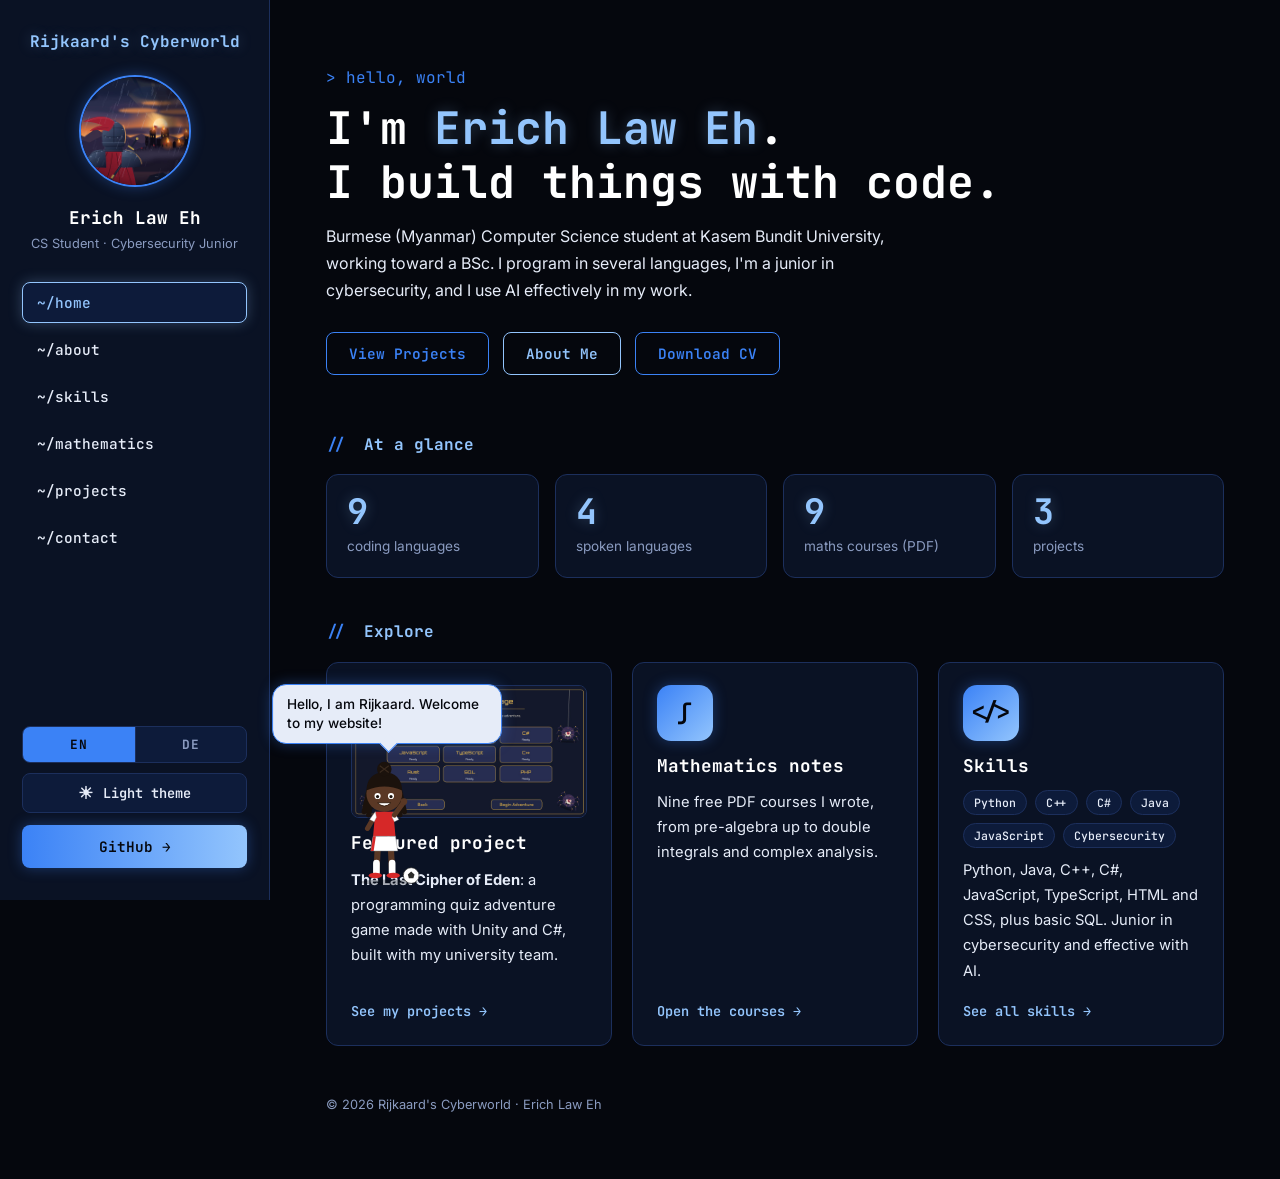
<file: index.html>
<!DOCTYPE html>
<html lang="en">
<head>
  <meta charset="UTF-8">
  <script>try{var t=localStorage.getItem("theme");if(t==="light"||t==="dark")document.documentElement.setAttribute("data-theme",t)}catch(e){}</script>
  <meta name="viewport" content="width=device-width, initial-scale=1">
  <title>Rijkaard's Cyberworld | Erich Law Eh</title>
  <meta name="description" content="Portfolio of Erich Law Eh: Computer Science student and junior cybersecurity enthusiast. Projects, programming skills and mathematics notes.">
  <link rel="canonical" href="https://rijkaard1.github.io/">
  <meta property="og:type" content="website">
  <meta property="og:site_name" content="Rijkaard's Cyberworld">
  <meta property="og:title" content="Rijkaard's Cyberworld | Erich Law Eh">
  <meta property="og:description" content="Portfolio of Erich Law Eh: Computer Science student and junior cybersecurity enthusiast. Projects, programming skills and mathematics notes.">
  <meta property="og:url" content="https://rijkaard1.github.io/">
  <meta property="og:image" content="https://rijkaard1.github.io/images/og-image.png">
  <meta property="og:image:width" content="1200">
  <meta property="og:image:height" content="630">
  <meta property="og:image:alt" content="Rijkaard's Cyberworld: an armored knight watching a burning castle at sunset">
  <meta name="twitter:card" content="summary_large_image">
  <meta name="theme-color" content="#05070d">
  <link rel="icon" href="images/favicon.png" type="image/png">
  <link rel="apple-touch-icon" href="images/apple-touch-icon.png">
  <script type="application/ld+json">{"@context":"https://schema.org","@type":"Person","name":"Erich Law Eh","url":"https://rijkaard1.github.io/","image":"https://rijkaard1.github.io/images/profile.jpg","jobTitle":"Computer Science student","affiliation":{"@type":"CollegeOrUniversity","name":"Kasem Bundit University"},"sameAs":["https://github.com/Rijkaard1"]}</script>
  <link rel="preconnect" href="https://fonts.googleapis.com">
  <link rel="preconnect" href="https://fonts.gstatic.com" crossorigin>
  <link href="https://fonts.googleapis.com/css2?family=Inter:wght@400;500;600&family=JetBrains+Mono:wght@400;500;600;700&display=swap" rel="stylesheet">
  <link rel="stylesheet" href="css/style.css?v=21">
</head>
<body>
  <a class="skip-link" href="#main">Skip to content</a>
  <button class="menu-toggle" aria-label="Toggle menu">&#9776;</button>
  <aside class="sidebar">
    <a class="brand" href="index.html">Rijkaard's Cyberworld</a>
    <img class="avatar" src="images/profile.jpg" alt="Erich Law Eh: an armored knight seen from behind on a mountain summit, watching a burning castle at sunset in the rain" width="112" height="112">
    <h2 class="name">Erich Law Eh</h2>
    <p class="role">CS Student &middot; Cybersecurity Junior</p>
    <ul class="nav">
      <li><a href="index.html" class="active">~/home</a></li>
      <li><a href="about.html">~/about</a></li>
      <li><a href="skills.html">~/skills</a></li>
      <li><a href="mathematics.html">~/mathematics</a></li>
      <li><a href="projects.html">~/projects</a></li>
      <li><a href="contact.html">~/contact</a></li>
    </ul>
    <div class="lang-switch" role="group" aria-label="Language">
      <button type="button" class="lang-btn active" data-lang="en" data-no-i18n aria-pressed="true" title="English" lang="en">EN</button>
      <button type="button" class="lang-btn" data-lang="de" data-no-i18n aria-pressed="false" title="Deutsch" lang="de">DE</button>
    </div>
    <button type="button" class="theme-toggle" id="theme-toggle" data-no-i18n aria-label="Switch to light theme"><span class="ti" aria-hidden="true">&#9728;</span><span class="tl">Light theme</span></button>
    <a class="github-btn" href="https://github.com/Rijkaard1" target="_blank" rel="noopener noreferrer">GitHub &rarr;</a>
  </aside>

  <main id="main" tabindex="-1">
    <section class="hero">
      <span class="tag">&gt; hello, world</span>
      <h1>I'm <span class="accent">Erich Law Eh</span>.<br>I build things with code.</h1>
      <p>Burmese (Myanmar) Computer Science student at Kasem Bundit University, working toward a BSc. I program in several languages, I'm a junior in cybersecurity, and I use AI effectively in my work.</p>
      <div class="btn-row">
        <a class="btn" href="projects.html">View Projects</a>
        <a class="btn green" href="about.html">About Me</a>
        <a class="btn" href="files/Erich_Law_Eh_CV.pdf" download="Erich_Law_Eh_CV.pdf">Download CV</a>
      </div>
    </section>

    <section class="highlights" aria-label="Highlights">
      <h2 class="section-label mono"><span>//</span> At a glance</h2>
      <div class="stats">
        <div class="stat"><strong>9</strong><span>coding languages</span></div>
        <div class="stat"><strong>4</strong><span>spoken languages</span></div>
        <div class="stat"><strong>9</strong><span>maths courses (PDF)</span></div>
        <div class="stat"><strong>3</strong><span>projects</span></div>
      </div>

      <h2 class="section-label mono"><span>//</span> Explore</h2>
      <div class="feature-grid">
        <a class="card feature" href="projects.html">
          <img src="images/04_LanguageChoice.jpg" alt="Screenshot of The Last Cipher of Eden, the language choice screen" width="1280" height="720" loading="lazy">
          <h3>Featured project</h3>
          <p><strong>The Last Cipher of Eden</strong>: a programming quiz adventure game made with Unity and C#, built with my university team.</p>
          <span class="open-link mono">See my projects &rarr;</span>
        </a>
        <a class="card feature" href="mathematics.html">
          <span class="feature-icon mono" aria-hidden="true">&int;</span>
          <h3>Mathematics notes</h3>
          <p>Nine free PDF courses I wrote, from pre-algebra up to double integrals and complex analysis.</p>
          <span class="open-link mono">Open the courses &rarr;</span>
        </a>
        <a class="card feature" href="skills.html">
          <span class="feature-icon mono" aria-hidden="true">&lt;/&gt;</span>
          <h3>Skills</h3>
          <div class="tags"><span class="tag-item">Python</span><span class="tag-item">C++</span><span class="tag-item">C#</span><span class="tag-item">Java</span><span class="tag-item">JavaScript</span><span class="tag-item">Cybersecurity</span></div>
          <p>Python, Java, C++, C#, JavaScript, TypeScript, HTML and CSS, plus basic SQL. Junior in cybersecurity and effective with AI.</p>
          <span class="open-link mono">See all skills &rarr;</span>
        </a>
      </div>
    </section>
    <footer>&copy; 2026 Rijkaard's Cyberworld &middot; Erich Law Eh</footer>
  </main>
  <script src="js/i18n.js?v=19"></script>
  <script src="js/main.js?v=18"></script>
  <script src="js/bot.js?v=4" defer></script>
</body>
</html>
</file>
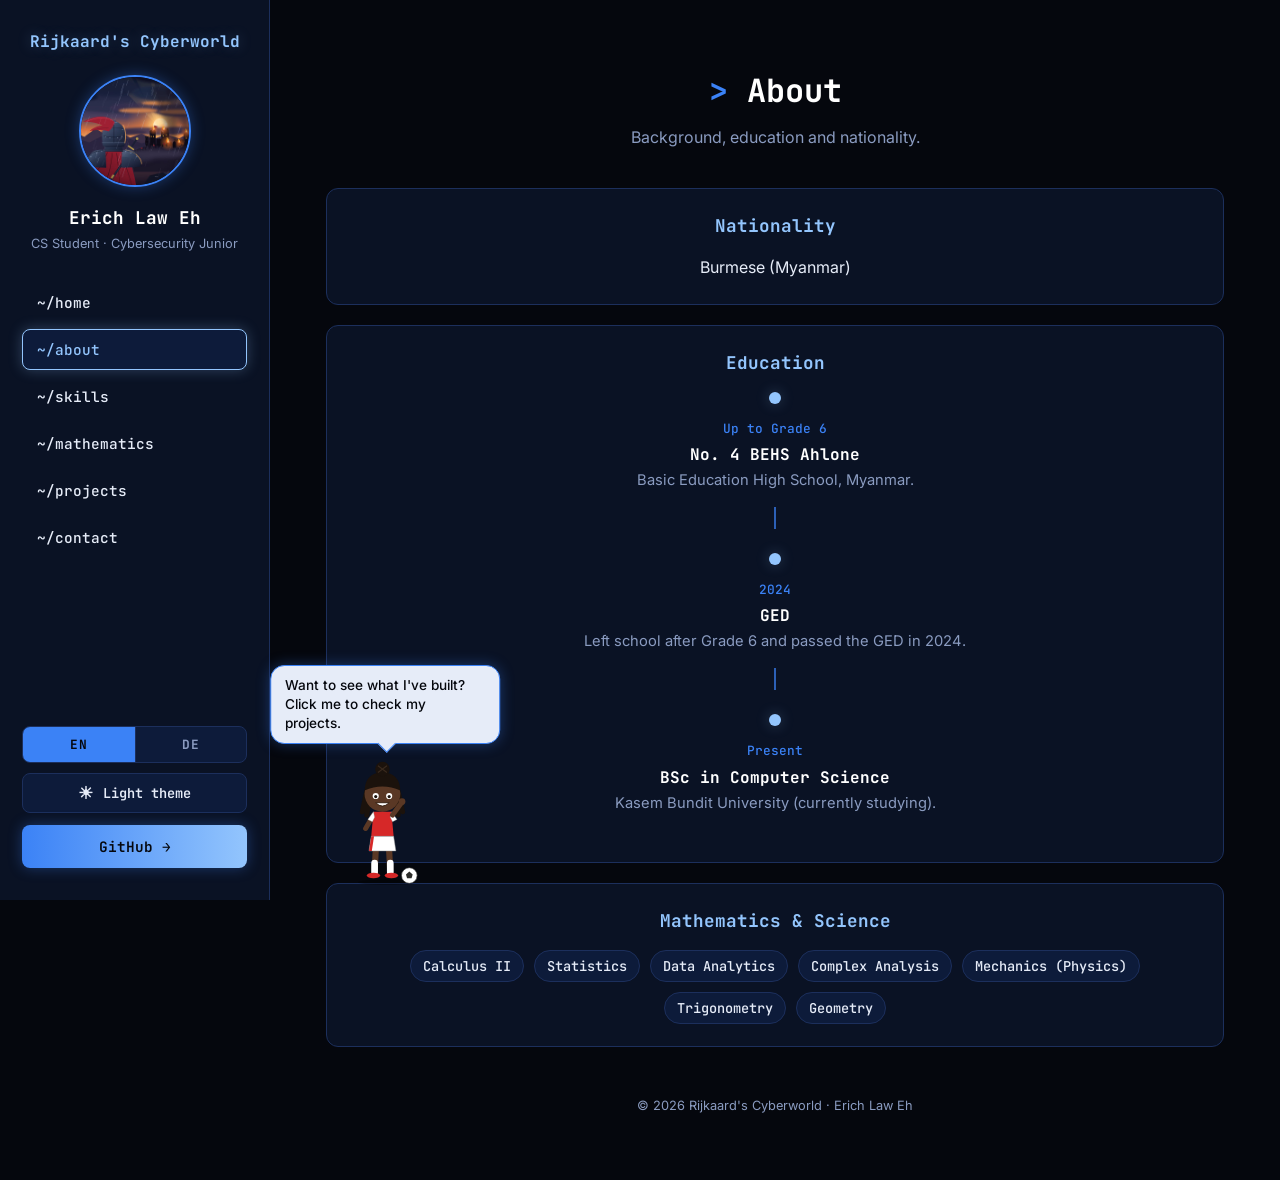
<file: about.html>
<!DOCTYPE html>
<html lang="en">
<head>
  <meta charset="UTF-8">
  <script>try{var t=localStorage.getItem("theme");if(t==="light"||t==="dark")document.documentElement.setAttribute("data-theme",t)}catch(e){}</script>
  <meta name="viewport" content="width=device-width, initial-scale=1">
  <title>About | Rijkaard's Cyberworld</title>
  <meta name="description" content="Education, nationality and background of Erich Law Eh.">
  <link rel="canonical" href="https://rijkaard1.github.io/about.html">
  <meta property="og:type" content="website">
  <meta property="og:site_name" content="Rijkaard's Cyberworld">
  <meta property="og:title" content="About | Rijkaard's Cyberworld">
  <meta property="og:description" content="Education, nationality and background of Erich Law Eh.">
  <meta property="og:url" content="https://rijkaard1.github.io/about.html">
  <meta property="og:image" content="https://rijkaard1.github.io/images/og-image.png">
  <meta property="og:image:width" content="1200">
  <meta property="og:image:height" content="630">
  <meta property="og:image:alt" content="Rijkaard's Cyberworld: an armored knight watching a burning castle at sunset">
  <meta name="twitter:card" content="summary_large_image">
  <meta name="theme-color" content="#05070d">
  <link rel="icon" href="images/favicon.png" type="image/png">
  <link rel="apple-touch-icon" href="images/apple-touch-icon.png">
  <link rel="preconnect" href="https://fonts.googleapis.com">
  <link rel="preconnect" href="https://fonts.gstatic.com" crossorigin>
  <link href="https://fonts.googleapis.com/css2?family=Inter:wght@400;500;600&family=JetBrains+Mono:wght@400;500;600;700&display=swap" rel="stylesheet">
  <link rel="stylesheet" href="css/style.css?v=21">
</head>
<body>
  <a class="skip-link" href="#main">Skip to content</a>
  <button class="menu-toggle" aria-label="Toggle menu">&#9776;</button>
  <aside class="sidebar">
    <a class="brand" href="index.html">Rijkaard's Cyberworld</a>
    <img class="avatar" src="images/profile.jpg" alt="Erich Law Eh: an armored knight seen from behind on a mountain summit, watching a burning castle at sunset in the rain" width="112" height="112">
    <h2 class="name">Erich Law Eh</h2>
    <p class="role">CS Student &middot; Cybersecurity Junior</p>
    <ul class="nav">
      <li><a href="index.html">~/home</a></li>
      <li><a href="about.html" class="active">~/about</a></li>
      <li><a href="skills.html">~/skills</a></li>
      <li><a href="mathematics.html">~/mathematics</a></li>
      <li><a href="projects.html">~/projects</a></li>
      <li><a href="contact.html">~/contact</a></li>
    </ul>
    <div class="lang-switch" role="group" aria-label="Language">
      <button type="button" class="lang-btn active" data-lang="en" data-no-i18n aria-pressed="true" title="English" lang="en">EN</button>
      <button type="button" class="lang-btn" data-lang="de" data-no-i18n aria-pressed="false" title="Deutsch" lang="de">DE</button>
    </div>
    <button type="button" class="theme-toggle" id="theme-toggle" data-no-i18n aria-label="Switch to light theme"><span class="ti" aria-hidden="true">&#9728;</span><span class="tl">Light theme</span></button>
    <a class="github-btn" href="https://github.com/Rijkaard1" target="_blank" rel="noopener noreferrer">GitHub &rarr;</a>
  </aside>

  <main id="main" tabindex="-1">
    <h1 class="page-title"><span>&gt;</span> About</h1>
    <p class="lead">Background, education and nationality.</p>

    <div class="card">
      <h2>Nationality</h2>
      <p>Burmese (Myanmar)</p>
    </div>

    <div class="card">
      <h2>Education</h2>
      <ul class="timeline">
        <li>
          <span class="when">Up to Grade 6</span>
          <h3>No. 4 BEHS Ahlone</h3>
          <p>Basic Education High School, Myanmar.</p>
        </li>
        <li>
          <span class="when">2024</span>
          <h3>GED</h3>
          <p>Left school after Grade 6 and passed the GED in 2024.</p>
        </li>
        <li>
          <span class="when">Present</span>
          <h3>BSc in Computer Science</h3>
          <p>Kasem Bundit University (currently studying).</p>
        </li>
      </ul>
    </div>

    <div class="card">
      <h2>Mathematics &amp; Science</h2>
      <div class="tags">
        <span class="tag-item">Calculus II</span>
        <span class="tag-item">Statistics</span>
        <span class="tag-item">Data Analytics</span>
        <span class="tag-item">Complex Analysis</span>
        <span class="tag-item">Mechanics (Physics)</span>
        <span class="tag-item">Trigonometry</span>
        <span class="tag-item">Geometry</span>
      </div>
    </div>
    <footer>&copy; 2026 Rijkaard's Cyberworld &middot; Erich Law Eh</footer>
  </main>
  <script src="js/i18n.js?v=19"></script>
  <script src="js/main.js?v=18"></script>
  <script src="js/bot.js?v=4" defer></script>
</body>
</html>
</file>
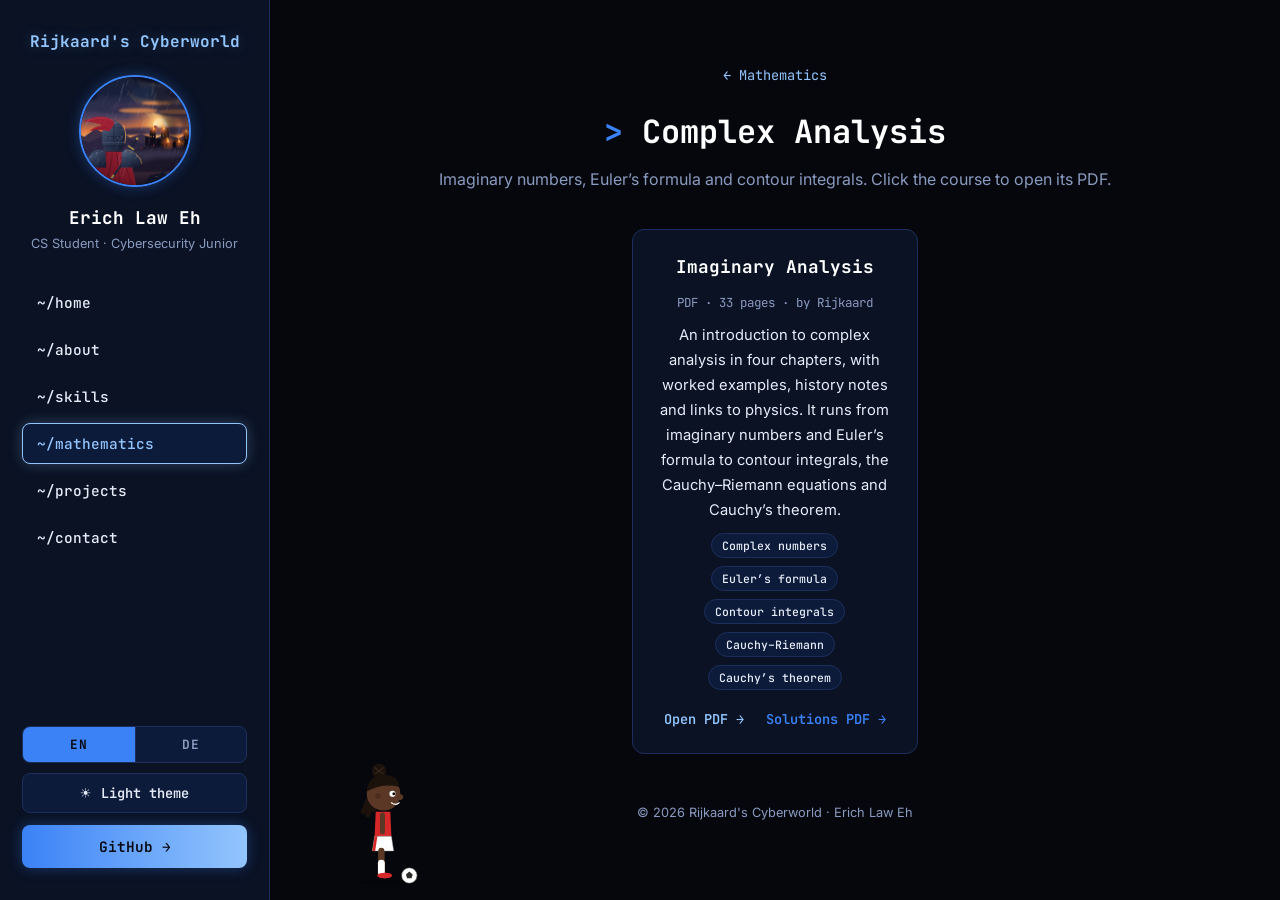
<file: complex-analysis.html>
<!DOCTYPE html>
<html lang="en">
<head>
  <meta charset="UTF-8">
  <script>try{var t=localStorage.getItem("theme");if(t==="light"||t==="dark")document.documentElement.setAttribute("data-theme",t)}catch(e){}</script>
  <meta name="viewport" content="width=device-width, initial-scale=1">
  <title>Complex Analysis | Rijkaard's Cyberworld</title>
  <meta name="description" content="Complex Analysis course by Erich Law Eh.">
  <link rel="canonical" href="https://rijkaard1.github.io/complex-analysis.html">
  <meta property="og:type" content="website">
  <meta property="og:site_name" content="Rijkaard's Cyberworld">
  <meta property="og:title" content="Complex Analysis | Rijkaard's Cyberworld">
  <meta property="og:description" content="Complex Analysis course by Erich Law Eh.">
  <meta property="og:url" content="https://rijkaard1.github.io/complex-analysis.html">
  <meta property="og:image" content="https://rijkaard1.github.io/images/og-image.png">
  <meta property="og:image:width" content="1200">
  <meta property="og:image:height" content="630">
  <meta property="og:image:alt" content="Rijkaard's Cyberworld: an armored knight watching a burning castle at sunset">
  <meta name="twitter:card" content="summary_large_image">
  <meta name="theme-color" content="#05070d">
  <link rel="icon" href="images/favicon.png" type="image/png">
  <link rel="apple-touch-icon" href="images/apple-touch-icon.png">
  <link rel="preconnect" href="https://fonts.googleapis.com">
  <link rel="preconnect" href="https://fonts.gstatic.com" crossorigin>
  <link href="https://fonts.googleapis.com/css2?family=Inter:wght@400;500;600&family=JetBrains+Mono:wght@400;500;600;700&display=swap" rel="stylesheet">
  <link rel="stylesheet" href="css/style.css?v=21">
</head>
<body>
  <a class="skip-link" href="#main">Skip to content</a>
  <button class="menu-toggle" aria-label="Toggle menu">&#9776;</button>
  <aside class="sidebar">
    <a class="brand" href="index.html">Rijkaard's Cyberworld</a>
    <img class="avatar" src="images/profile.jpg" alt="Erich Law Eh: an armored knight seen from behind on a mountain summit, watching a burning castle at sunset in the rain" width="112" height="112">
    <h2 class="name">Erich Law Eh</h2>
    <p class="role">CS Student &middot; Cybersecurity Junior</p>
    <ul class="nav">
      <li><a href="index.html">~/home</a></li>
      <li><a href="about.html">~/about</a></li>
      <li><a href="skills.html">~/skills</a></li>
      <li><a href="mathematics.html" class="active">~/mathematics</a></li>
      <li><a href="projects.html">~/projects</a></li>
      <li><a href="contact.html">~/contact</a></li>
    </ul>
    <div class="lang-switch" role="group" aria-label="Language">
      <button type="button" class="lang-btn active" data-lang="en" data-no-i18n aria-pressed="true" title="English" lang="en">EN</button>
      <button type="button" class="lang-btn" data-lang="de" data-no-i18n aria-pressed="false" title="Deutsch" lang="de">DE</button>
    </div>
    <button type="button" class="theme-toggle" id="theme-toggle" data-no-i18n aria-label="Switch to light theme"><span class="ti" aria-hidden="true">&#9728;</span><span class="tl">Light theme</span></button>
    <a class="github-btn" href="https://github.com/Rijkaard1" target="_blank" rel="noopener noreferrer">GitHub &rarr;</a>
  </aside>

  <main id="main" tabindex="-1">
    <a class="back-link mono" href="mathematics.html">&larr; Mathematics</a>
    <h1 class="page-title"><span>&gt;</span> Complex Analysis</h1>
    <p class="lead">Imaginary numbers, Euler&rsquo;s formula and contour integrals. Click the course to open its PDF.</p>

    <div class="course-grid">
      <article class="card course-card">
        <h2>Imaginary Analysis</h2>
        <p class="course-meta mono">PDF &middot; 33 pages &middot; by Rijkaard</p>
        <p>An introduction to complex analysis in four chapters, with worked examples, history notes and links to physics. It runs from imaginary numbers and Euler&rsquo;s formula to contour integrals, the Cauchy&ndash;Riemann equations and Cauchy&rsquo;s theorem.</p>
        <div class="tags"><span class="tag-item">Complex numbers</span><span class="tag-item">Euler&rsquo;s formula</span><span class="tag-item">Contour integrals</span><span class="tag-item">Cauchy&ndash;Riemann</span><span class="tag-item">Cauchy&rsquo;s theorem</span></div>
        <div class="course-links">
          <a class="open-link mono" href="files/mathematics/Imaginary_Analysis.pdf" target="_blank" rel="noopener noreferrer">Open PDF &rarr;</a>
          <a class="solutions-link mono" href="files/mathematics/Imaginary_Analysis_Solutions.pdf" target="_blank" rel="noopener noreferrer">Solutions PDF &rarr;</a>
        </div>
      </article>
    </div>
    <footer>&copy; 2026 Rijkaard's Cyberworld &middot; Erich Law Eh</footer>
  </main>
  <script src="js/i18n.js?v=19"></script>
  <script src="js/main.js?v=18"></script>
  <script src="js/bot.js?v=4" defer></script>
</body>
</html>
</file>
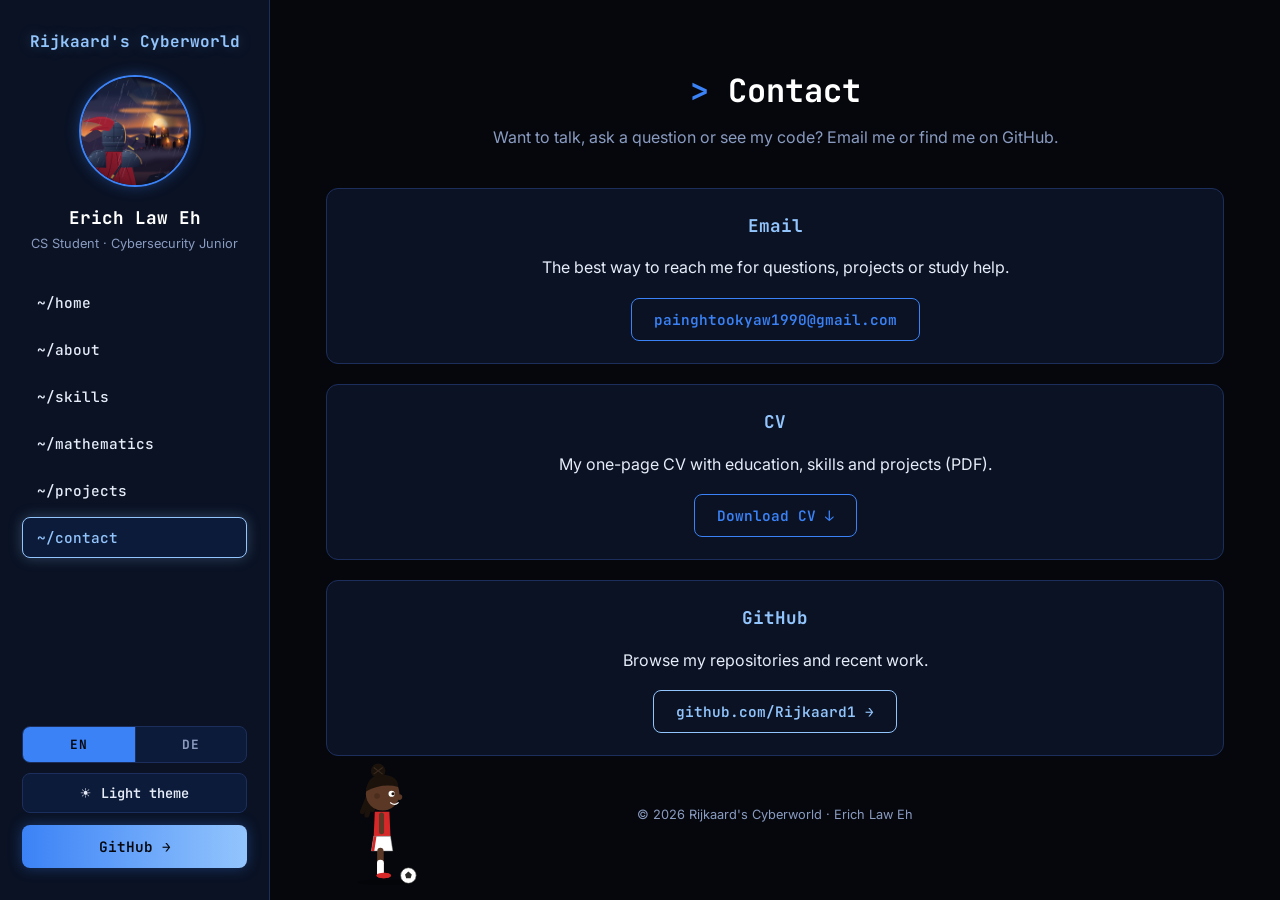
<file: contact.html>
<!DOCTYPE html>
<html lang="en">
<head>
  <meta charset="UTF-8">
  <script>try{var t=localStorage.getItem("theme");if(t==="light"||t==="dark")document.documentElement.setAttribute("data-theme",t)}catch(e){}</script>
  <meta name="viewport" content="width=device-width, initial-scale=1">
  <title>Contact | Rijkaard's Cyberworld</title>
  <meta name="description" content="Find Erich Law Eh on GitHub.">
  <link rel="canonical" href="https://rijkaard1.github.io/contact.html">
  <meta property="og:type" content="website">
  <meta property="og:site_name" content="Rijkaard's Cyberworld">
  <meta property="og:title" content="Contact | Rijkaard's Cyberworld">
  <meta property="og:description" content="Find Erich Law Eh on GitHub.">
  <meta property="og:url" content="https://rijkaard1.github.io/contact.html">
  <meta property="og:image" content="https://rijkaard1.github.io/images/og-image.png">
  <meta property="og:image:width" content="1200">
  <meta property="og:image:height" content="630">
  <meta property="og:image:alt" content="Rijkaard's Cyberworld: an armored knight watching a burning castle at sunset">
  <meta name="twitter:card" content="summary_large_image">
  <meta name="theme-color" content="#05070d">
  <link rel="icon" href="images/favicon.png" type="image/png">
  <link rel="apple-touch-icon" href="images/apple-touch-icon.png">
  <link rel="preconnect" href="https://fonts.googleapis.com">
  <link rel="preconnect" href="https://fonts.gstatic.com" crossorigin>
  <link href="https://fonts.googleapis.com/css2?family=Inter:wght@400;500;600&family=JetBrains+Mono:wght@400;500;600;700&display=swap" rel="stylesheet">
  <link rel="stylesheet" href="css/style.css?v=21">
</head>
<body>
  <a class="skip-link" href="#main">Skip to content</a>
  <button class="menu-toggle" aria-label="Toggle menu">&#9776;</button>
  <aside class="sidebar">
    <a class="brand" href="index.html">Rijkaard's Cyberworld</a>
    <img class="avatar" src="images/profile.jpg" alt="Erich Law Eh: an armored knight seen from behind on a mountain summit, watching a burning castle at sunset in the rain" width="112" height="112">
    <h2 class="name">Erich Law Eh</h2>
    <p class="role">CS Student &middot; Cybersecurity Junior</p>
    <ul class="nav">
      <li><a href="index.html">~/home</a></li>
      <li><a href="about.html">~/about</a></li>
      <li><a href="skills.html">~/skills</a></li>
      <li><a href="mathematics.html">~/mathematics</a></li>
      <li><a href="projects.html">~/projects</a></li>
      <li><a href="contact.html" class="active">~/contact</a></li>
    </ul>
    <div class="lang-switch" role="group" aria-label="Language">
      <button type="button" class="lang-btn active" data-lang="en" data-no-i18n aria-pressed="true" title="English" lang="en">EN</button>
      <button type="button" class="lang-btn" data-lang="de" data-no-i18n aria-pressed="false" title="Deutsch" lang="de">DE</button>
    </div>
    <button type="button" class="theme-toggle" id="theme-toggle" data-no-i18n aria-label="Switch to light theme"><span class="ti" aria-hidden="true">&#9728;</span><span class="tl">Light theme</span></button>
    <a class="github-btn" href="https://github.com/Rijkaard1" target="_blank" rel="noopener noreferrer">GitHub &rarr;</a>
  </aside>

  <main id="main" tabindex="-1">
    <h1 class="page-title"><span>&gt;</span> Contact</h1>
    <p class="lead">Want to talk, ask a question or see my code? Email me or find me on GitHub.</p>

    <div class="card">
      <h2>Email</h2>
      <p style="margin-bottom:16px">The best way to reach me for questions, projects or study help.</p>
      <a class="btn" id="email-btn" data-u="painghtookyaw1990" data-d="gmail.com" href="#">Show my email</a>
      <noscript><p>Turn on JavaScript to see my email address.</p></noscript>
    </div>

    <div class="card">
      <h2>CV</h2>
      <p style="margin-bottom:16px">My one-page CV with education, skills and projects (PDF).</p>
      <a class="btn" href="files/Erich_Law_Eh_CV.pdf" download="Erich_Law_Eh_CV.pdf">Download CV &darr;</a>
    </div>

    <div class="card">
      <h2>GitHub</h2>
      <p style="margin-bottom:16px">Browse my repositories and recent work.</p>
      <a class="btn green" href="https://github.com/Rijkaard1" target="_blank" rel="noopener noreferrer">github.com/Rijkaard1 &rarr;</a>
    </div>
    <footer>&copy; 2026 Rijkaard's Cyberworld &middot; Erich Law Eh</footer>
  </main>
  <script src="js/i18n.js?v=19"></script>
  <script src="js/main.js?v=18"></script>
  <script src="js/bot.js?v=4" defer></script>
</body>
</html>
</file>
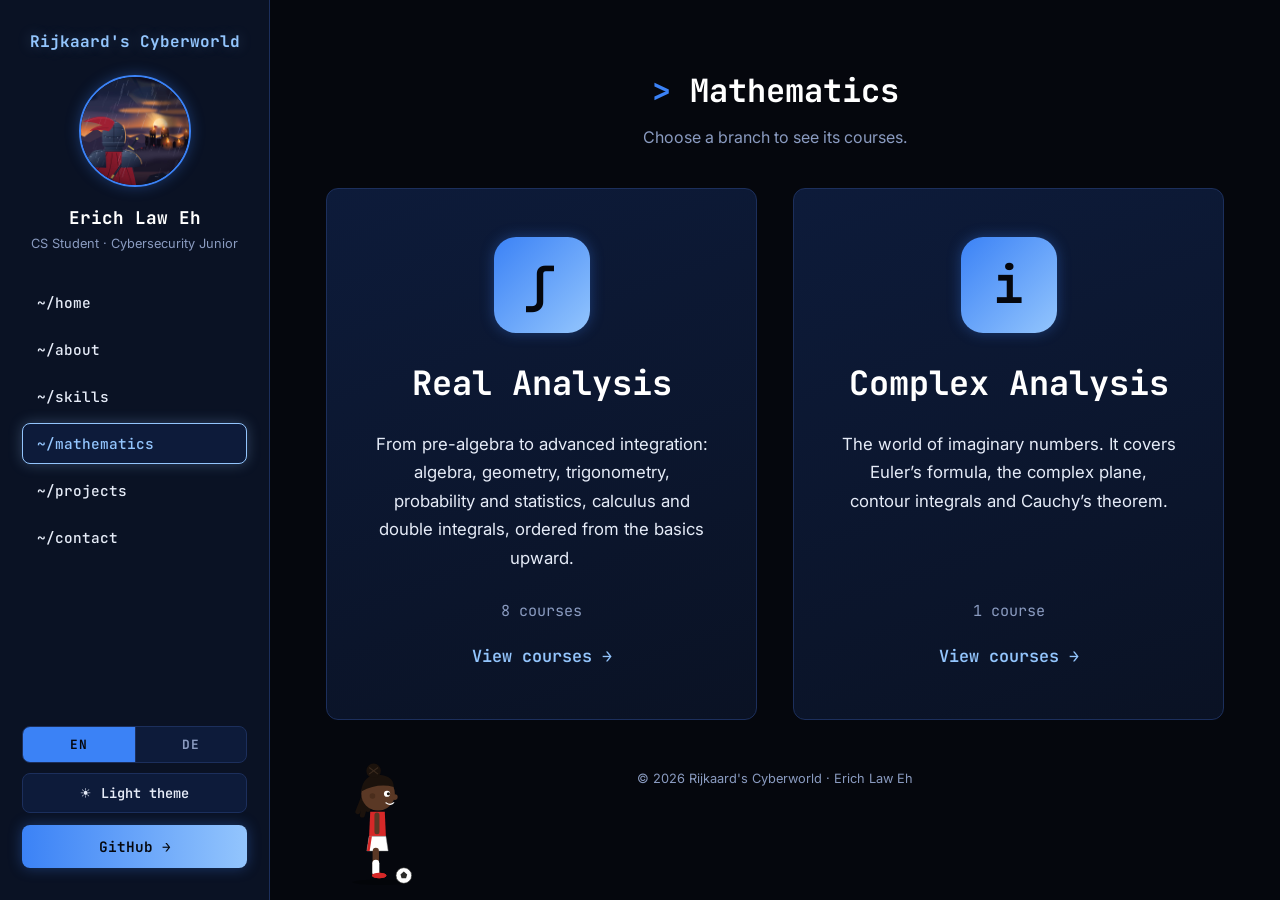
<file: mathematics.html>
<!DOCTYPE html>
<html lang="en">
<head>
  <meta charset="UTF-8">
  <script>try{var t=localStorage.getItem("theme");if(t==="light"||t==="dark")document.documentElement.setAttribute("data-theme",t)}catch(e){}</script>
  <meta name="viewport" content="width=device-width, initial-scale=1">
  <title>Mathematics | Rijkaard's Cyberworld</title>
  <meta name="description" content="Mathematics courses and study files of Erich Law Eh.">
  <link rel="canonical" href="https://rijkaard1.github.io/mathematics.html">
  <meta property="og:type" content="website">
  <meta property="og:site_name" content="Rijkaard's Cyberworld">
  <meta property="og:title" content="Mathematics | Rijkaard's Cyberworld">
  <meta property="og:description" content="Mathematics courses and study files of Erich Law Eh.">
  <meta property="og:url" content="https://rijkaard1.github.io/mathematics.html">
  <meta property="og:image" content="https://rijkaard1.github.io/images/og-image.png">
  <meta property="og:image:width" content="1200">
  <meta property="og:image:height" content="630">
  <meta property="og:image:alt" content="Rijkaard's Cyberworld: an armored knight watching a burning castle at sunset">
  <meta name="twitter:card" content="summary_large_image">
  <meta name="theme-color" content="#05070d">
  <link rel="icon" href="images/favicon.png" type="image/png">
  <link rel="apple-touch-icon" href="images/apple-touch-icon.png">
  <link rel="preconnect" href="https://fonts.googleapis.com">
  <link rel="preconnect" href="https://fonts.gstatic.com" crossorigin>
  <link href="https://fonts.googleapis.com/css2?family=Inter:wght@400;500;600&family=JetBrains+Mono:wght@400;500;600;700&display=swap" rel="stylesheet">
  <link rel="stylesheet" href="css/style.css?v=21">
</head>
<body>
  <a class="skip-link" href="#main">Skip to content</a>
  <button class="menu-toggle" aria-label="Toggle menu">&#9776;</button>
  <aside class="sidebar">
    <a class="brand" href="index.html">Rijkaard's Cyberworld</a>
    <img class="avatar" src="images/profile.jpg" alt="Erich Law Eh: an armored knight seen from behind on a mountain summit, watching a burning castle at sunset in the rain" width="112" height="112">
    <h2 class="name">Erich Law Eh</h2>
    <p class="role">CS Student &middot; Cybersecurity Junior</p>
    <ul class="nav">
      <li><a href="index.html">~/home</a></li>
      <li><a href="about.html">~/about</a></li>
      <li><a href="skills.html">~/skills</a></li>
      <li><a href="mathematics.html" class="active">~/mathematics</a></li>
      <li><a href="projects.html">~/projects</a></li>
      <li><a href="contact.html">~/contact</a></li>
    </ul>
    <div class="lang-switch" role="group" aria-label="Language">
      <button type="button" class="lang-btn active" data-lang="en" data-no-i18n aria-pressed="true" title="English" lang="en">EN</button>
      <button type="button" class="lang-btn" data-lang="de" data-no-i18n aria-pressed="false" title="Deutsch" lang="de">DE</button>
    </div>
    <button type="button" class="theme-toggle" id="theme-toggle" data-no-i18n aria-label="Switch to light theme"><span class="ti" aria-hidden="true">&#9728;</span><span class="tl">Light theme</span></button>
    <a class="github-btn" href="https://github.com/Rijkaard1" target="_blank" rel="noopener noreferrer">GitHub &rarr;</a>
  </aside>

  <main id="main" tabindex="-1">
    <h1 class="page-title"><span>&gt;</span> Mathematics</h1>
    <p class="lead">Choose a branch to see its courses.</p>

    <div class="big-cards">
      <a class="card big-card" href="real-analysis.html">
        <span class="big-icon mono" aria-hidden="true">&int;</span>
        <h2>Real Analysis</h2>
        <p>From pre-algebra to advanced integration: algebra, geometry, trigonometry, probability and statistics, calculus and double integrals, ordered from the basics upward.</p>
        <p class="big-count mono">8 courses</p>
        <span class="open-link mono">View courses &rarr;</span>
      </a>
      <a class="card big-card" href="complex-analysis.html">
        <span class="big-icon mono" aria-hidden="true">i</span>
        <h2>Complex Analysis</h2>
        <p>The world of imaginary numbers. It covers Euler&rsquo;s formula, the complex plane, contour integrals and Cauchy&rsquo;s theorem.</p>
        <p class="big-count mono">1 course</p>
        <span class="open-link mono">View courses &rarr;</span>
      </a>
    </div>
    <footer>&copy; 2026 Rijkaard's Cyberworld &middot; Erich Law Eh</footer>
  </main>
  <script src="js/i18n.js?v=19"></script>
  <script src="js/main.js?v=18"></script>
  <script src="js/bot.js?v=4" defer></script>
</body>
</html>
</file>
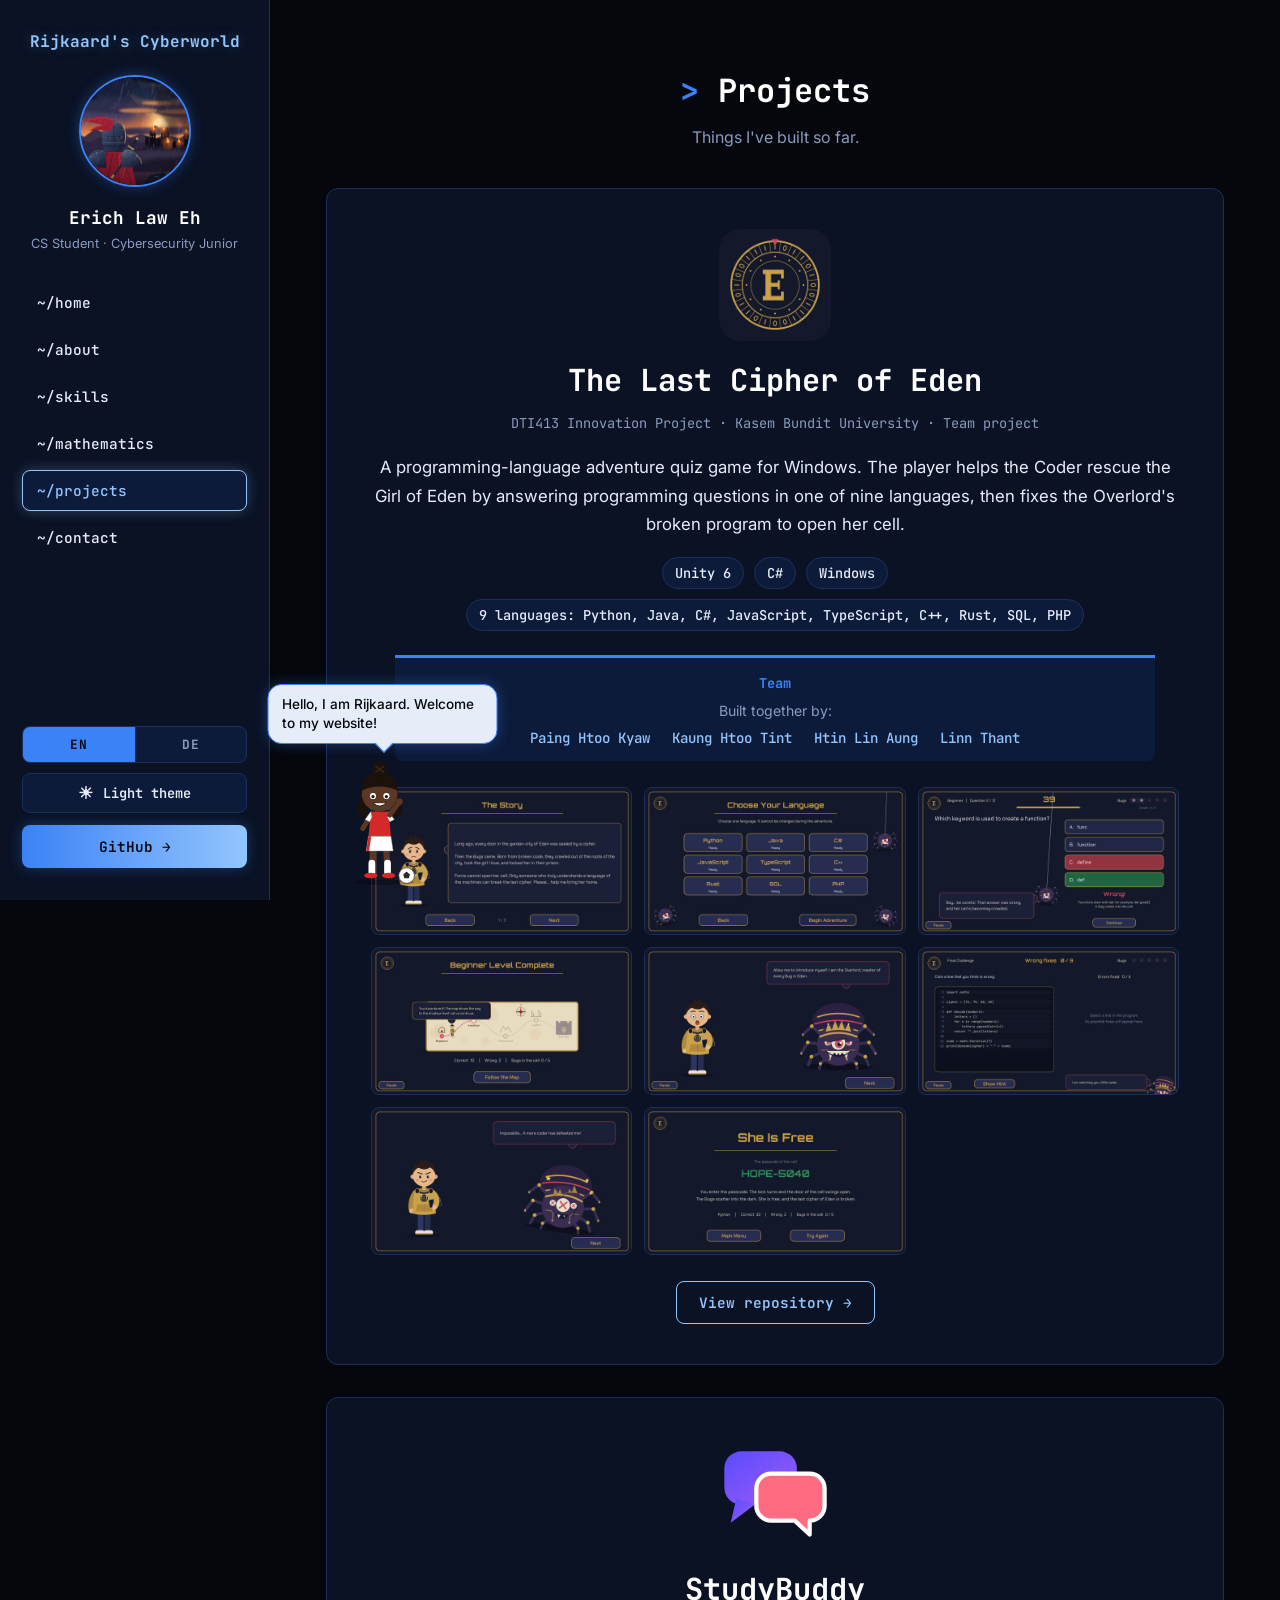
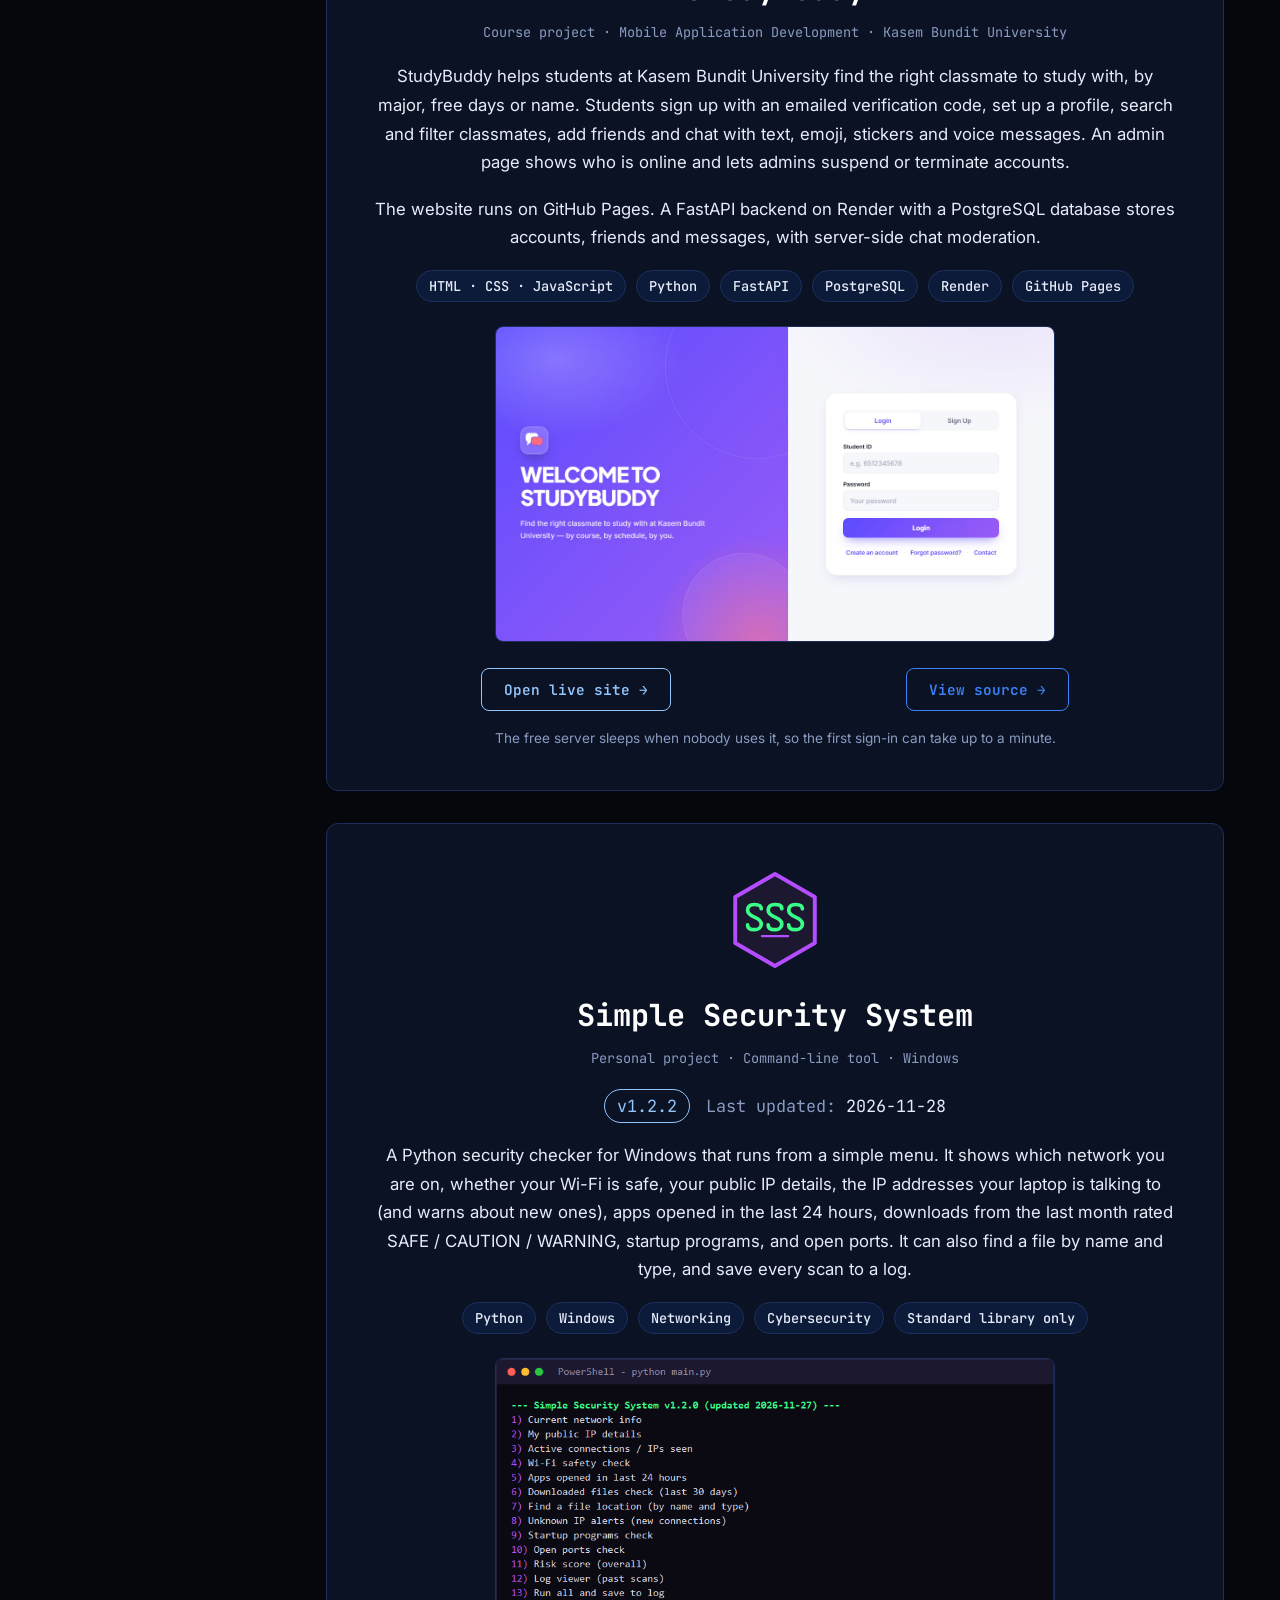
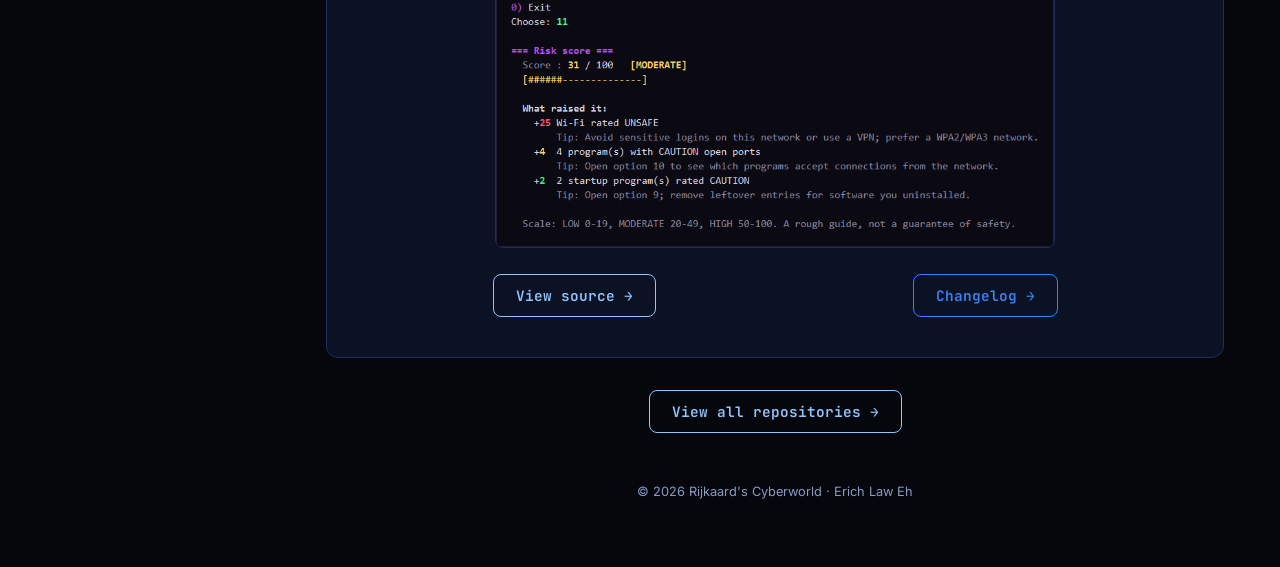
<file: projects.html>
<!DOCTYPE html>
<html lang="en">
<head>
  <meta charset="UTF-8">
  <script>try{var t=localStorage.getItem("theme");if(t==="light"||t==="dark")document.documentElement.setAttribute("data-theme",t)}catch(e){}</script>
  <meta name="viewport" content="width=device-width, initial-scale=1">
  <title>Projects | Rijkaard's Cyberworld</title>
  <meta name="description" content="Projects built by Erich Law Eh.">
  <link rel="canonical" href="https://rijkaard1.github.io/projects.html">
  <meta property="og:type" content="website">
  <meta property="og:site_name" content="Rijkaard's Cyberworld">
  <meta property="og:title" content="Projects | Rijkaard's Cyberworld">
  <meta property="og:description" content="Projects built by Erich Law Eh.">
  <meta property="og:url" content="https://rijkaard1.github.io/projects.html">
  <meta property="og:image" content="https://rijkaard1.github.io/images/og-image.png">
  <meta property="og:image:width" content="1200">
  <meta property="og:image:height" content="630">
  <meta property="og:image:alt" content="Rijkaard's Cyberworld: an armored knight watching a burning castle at sunset">
  <meta name="twitter:card" content="summary_large_image">
  <meta name="theme-color" content="#05070d">
  <link rel="icon" href="images/favicon.png" type="image/png">
  <link rel="apple-touch-icon" href="images/apple-touch-icon.png">
  <link rel="preconnect" href="https://fonts.googleapis.com">
  <link rel="preconnect" href="https://fonts.gstatic.com" crossorigin>
  <link href="https://fonts.googleapis.com/css2?family=Inter:wght@400;500;600&family=JetBrains+Mono:wght@400;500;600;700&display=swap" rel="stylesheet">
  <link rel="stylesheet" href="css/style.css?v=21">
</head>
<body>
  <a class="skip-link" href="#main">Skip to content</a>
  <button class="menu-toggle" aria-label="Toggle menu">&#9776;</button>
  <aside class="sidebar">
    <a class="brand" href="index.html">Rijkaard's Cyberworld</a>
    <img class="avatar" src="images/profile.jpg" alt="Erich Law Eh: an armored knight seen from behind on a mountain summit, watching a burning castle at sunset in the rain" width="112" height="112">
    <h2 class="name">Erich Law Eh</h2>
    <p class="role">CS Student &middot; Cybersecurity Junior</p>
    <ul class="nav">
      <li><a href="index.html">~/home</a></li>
      <li><a href="about.html">~/about</a></li>
      <li><a href="skills.html">~/skills</a></li>
      <li><a href="mathematics.html">~/mathematics</a></li>
      <li><a href="projects.html" class="active">~/projects</a></li>
      <li><a href="contact.html">~/contact</a></li>
    </ul>
    <div class="lang-switch" role="group" aria-label="Language">
      <button type="button" class="lang-btn active" data-lang="en" data-no-i18n aria-pressed="true" title="English" lang="en">EN</button>
      <button type="button" class="lang-btn" data-lang="de" data-no-i18n aria-pressed="false" title="Deutsch" lang="de">DE</button>
    </div>
    <button type="button" class="theme-toggle" id="theme-toggle" data-no-i18n aria-label="Switch to light theme"><span class="ti" aria-hidden="true">&#9728;</span><span class="tl">Light theme</span></button>
    <a class="github-btn" href="https://github.com/Rijkaard1" target="_blank" rel="noopener noreferrer">GitHub &rarr;</a>
  </aside>

  <main id="main" tabindex="-1">
    <h1 class="page-title"><span>&gt;</span> Projects</h1>
    <p class="lead">Things I've built so far.</p>

    <article class="card project">
      <div class="project-head">
        <img src="images/eden_logo.png" alt="The Last Cipher of Eden logo" width="80" height="80">
        <div>
          <h2>The Last Cipher of Eden</h2>
          <p class="mono meta">DTI413 Innovation Project &middot; Kasem Bundit University &middot; Team project</p>
        </div>
      </div>
      <p>A programming-language adventure quiz game for Windows. The player helps the Coder rescue the Girl of Eden by answering programming questions in one of nine languages, then fixes the Overlord's broken program to open her cell.</p>
      <div class="tags">
        <span class="tag-item">Unity 6</span>
        <span class="tag-item">C#</span>
        <span class="tag-item">Windows</span>
        <span class="tag-item">9 languages: Python, Java, C#, JavaScript, TypeScript, C++, Rust, SQL, PHP</span>
      </div>
      <div class="credits">
        <h3 class="mono">Team</h3>
        <p>Built together by:</p>
        <ul>
          <li>Paing Htoo Kyaw</li>
          <li>Kaung Htoo Tint</li>
          <li>Htin Lin Aung</li>
          <li>Linn Thant</li>
        </ul>
      </div>
      <div class="shots">
        <button type="button" class="shot" aria-label="Enlarge: The Coder tells the story"><img src="images/01_Briefing_Story.jpg" alt="The Coder tells the story" width="1280" height="720" loading="lazy"></button>
        <button type="button" class="shot" aria-label="Enlarge: Choose your language"><img src="images/04_LanguageChoice.jpg" alt="Choose your language screen with nine languages" width="1280" height="720" loading="lazy"></button>
        <button type="button" class="shot" aria-label="Enlarge: A wrong answer and the Byte Spider"><img src="images/07_Result_Wrong_SpiderReaction.jpg" alt="A wrong answer and the Byte Spider's reaction" width="1280" height="720" loading="lazy"></button>
        <button type="button" class="shot" aria-label="Enlarge: Map after the Beginner level"><img src="images/09_Map_BeginnerComplete.jpg" alt="Map after the Beginner level" width="1280" height="720" loading="lazy"></button>
        <button type="button" class="shot" aria-label="Enlarge: The Overlord story scene"><img src="images/11_Story_Overlord.jpg" alt="The Overlord story scene" width="1280" height="720" loading="lazy"></button>
        <button type="button" class="shot" aria-label="Enlarge: The final challenge begins"><img src="images/12_Final_Start.jpg" alt="The final challenge begins" width="1280" height="720" loading="lazy"></button>
        <button type="button" class="shot" aria-label="Enlarge: The Overlord is defeated"><img src="images/14_Victory_OverlordDefeated.jpg" alt="The Overlord is defeated" width="1280" height="720" loading="lazy"></button>
        <button type="button" class="shot" aria-label="Enlarge: She is free"><img src="images/19_Victory_SheIsFree.jpg" alt="Victory: the Girl of Eden is free" width="1280" height="720" loading="lazy"></button>
      </div>
      <dialog class="lightbox" aria-label="Enlarged screenshot">
        <button type="button" class="lightbox-close" aria-label="Close">&times;</button>
        <img alt="">
      </dialog>
      <div class="btn-row">
        <a class="btn green" href="https://github.com/Rijkaard1/the-last-cipher-of-eden" target="_blank" rel="noopener noreferrer">View repository &rarr;</a>
      </div>
    </article>

    <article class="card project" id="studybuddy">
      <div class="project-head">
        <img src="images/studybuddy-logo.svg" alt="StudyBuddy logo" width="80" height="80">
        <div>
          <h2>StudyBuddy</h2>
          <p class="mono meta">Course project &middot; Mobile Application Development &middot; Kasem Bundit University</p>
        </div>
      </div>
      <p>StudyBuddy helps students at Kasem Bundit University find the right classmate to study with, by major, free days or name. Students sign up with an emailed verification code, set up a profile, search and filter classmates, add friends and chat with text, emoji, stickers and voice messages. An admin page shows who is online and lets admins suspend or terminate accounts.</p>
      <p>The website runs on GitHub Pages. A FastAPI backend on Render with a PostgreSQL database stores accounts, friends and messages, with server-side chat moderation.</p>
      <div class="tags">
        <span class="tag-item">HTML &middot; CSS &middot; JavaScript</span>
        <span class="tag-item">Python</span>
        <span class="tag-item">FastAPI</span>
        <span class="tag-item">PostgreSQL</span>
        <span class="tag-item">Render</span>
        <span class="tag-item">GitHub Pages</span>
      </div>
      <div class="shots single">
        <button type="button" class="shot" aria-label="Enlarge: StudyBuddy login screen"><img src="images/studybuddy-login.jpg" alt="The StudyBuddy login screen: a purple welcome panel and a form with Student ID and password" width="1280" height="720" loading="lazy"></button>
      </div>
      <div class="btn-row">
        <a class="btn green" href="https://rijkaard1.github.io/StudyBuddy/" target="_blank" rel="noopener noreferrer">Open live site &rarr;</a>
        <a class="btn" href="https://github.com/Rijkaard1/StudyBuddy" target="_blank" rel="noopener noreferrer">View source &rarr;</a>
      </div>
      <p class="note">The free server sleeps when nobody uses it, so the first sign-in can take up to a minute.</p>
    </article>

    <article class="card project" id="simple-security-system">
      <div class="project-head">
        <img src="images/simple-security-system-logo.svg" alt="Simple Security System logo: a purple hexagon with three green S letters" width="80" height="80">
        <div>
          <h2>Simple Security System</h2>
          <p class="mono meta">Personal project &middot; Command-line tool &middot; Windows</p>
        </div>
      </div>
      <p class="version-line mono" data-version-src="simple-security-system/version.json">
        <span class="v-num">v1.2.2</span>
        <span>Last updated: <span class="v-date">2026-11-28</span></span>
      </p>
      <p>A Python security checker for Windows that runs from a simple menu. It shows which network you are on, whether your Wi-Fi is safe, your public IP details, the IP addresses your laptop is talking to (and warns about new ones), apps opened in the last 24 hours, downloads from the last month rated SAFE / CAUTION / WARNING, startup programs, and open ports. It can also find a file by name and type, and save every scan to a log.</p>
      <div class="tags">
        <span class="tag-item">Python</span>
        <span class="tag-item">Windows</span>
        <span class="tag-item">Networking</span>
        <span class="tag-item">Cybersecurity</span>
        <span class="tag-item">Standard library only</span>
      </div>
      <div class="shots single">
        <button type="button" class="shot" aria-label="Enlarge: Simple Security System menu and risk score"><img src="images/simple-security-system.png?v=2" alt="Simple Security System in PowerShell: the main menu with 13 options and the risk score of 31 out of 100 (moderate) with what raised it and tips" width="811" height="710" loading="lazy"></button>
      </div>
      <div class="btn-row">
        <a class="btn green" href="https://github.com/Rijkaard1/SimpleSecuritySystem" target="_blank" rel="noopener noreferrer">View source &rarr;</a>
        <a class="btn" href="https://github.com/Rijkaard1/SimpleSecuritySystem/blob/main/CHANGELOG.md" target="_blank" rel="noopener noreferrer">Changelog &rarr;</a>
      </div>
    </article>

    <div class="btn-row">
      <a class="btn green" href="https://github.com/Rijkaard1?tab=repositories" target="_blank" rel="noopener noreferrer">View all repositories &rarr;</a>
    </div>
    <footer>&copy; 2026 Rijkaard's Cyberworld &middot; Erich Law Eh</footer>
  </main>
  <script src="js/i18n.js?v=19"></script>
  <script src="js/main.js?v=18"></script>
  <script src="js/bot.js?v=4" defer></script>
</body>
</html>
</file>
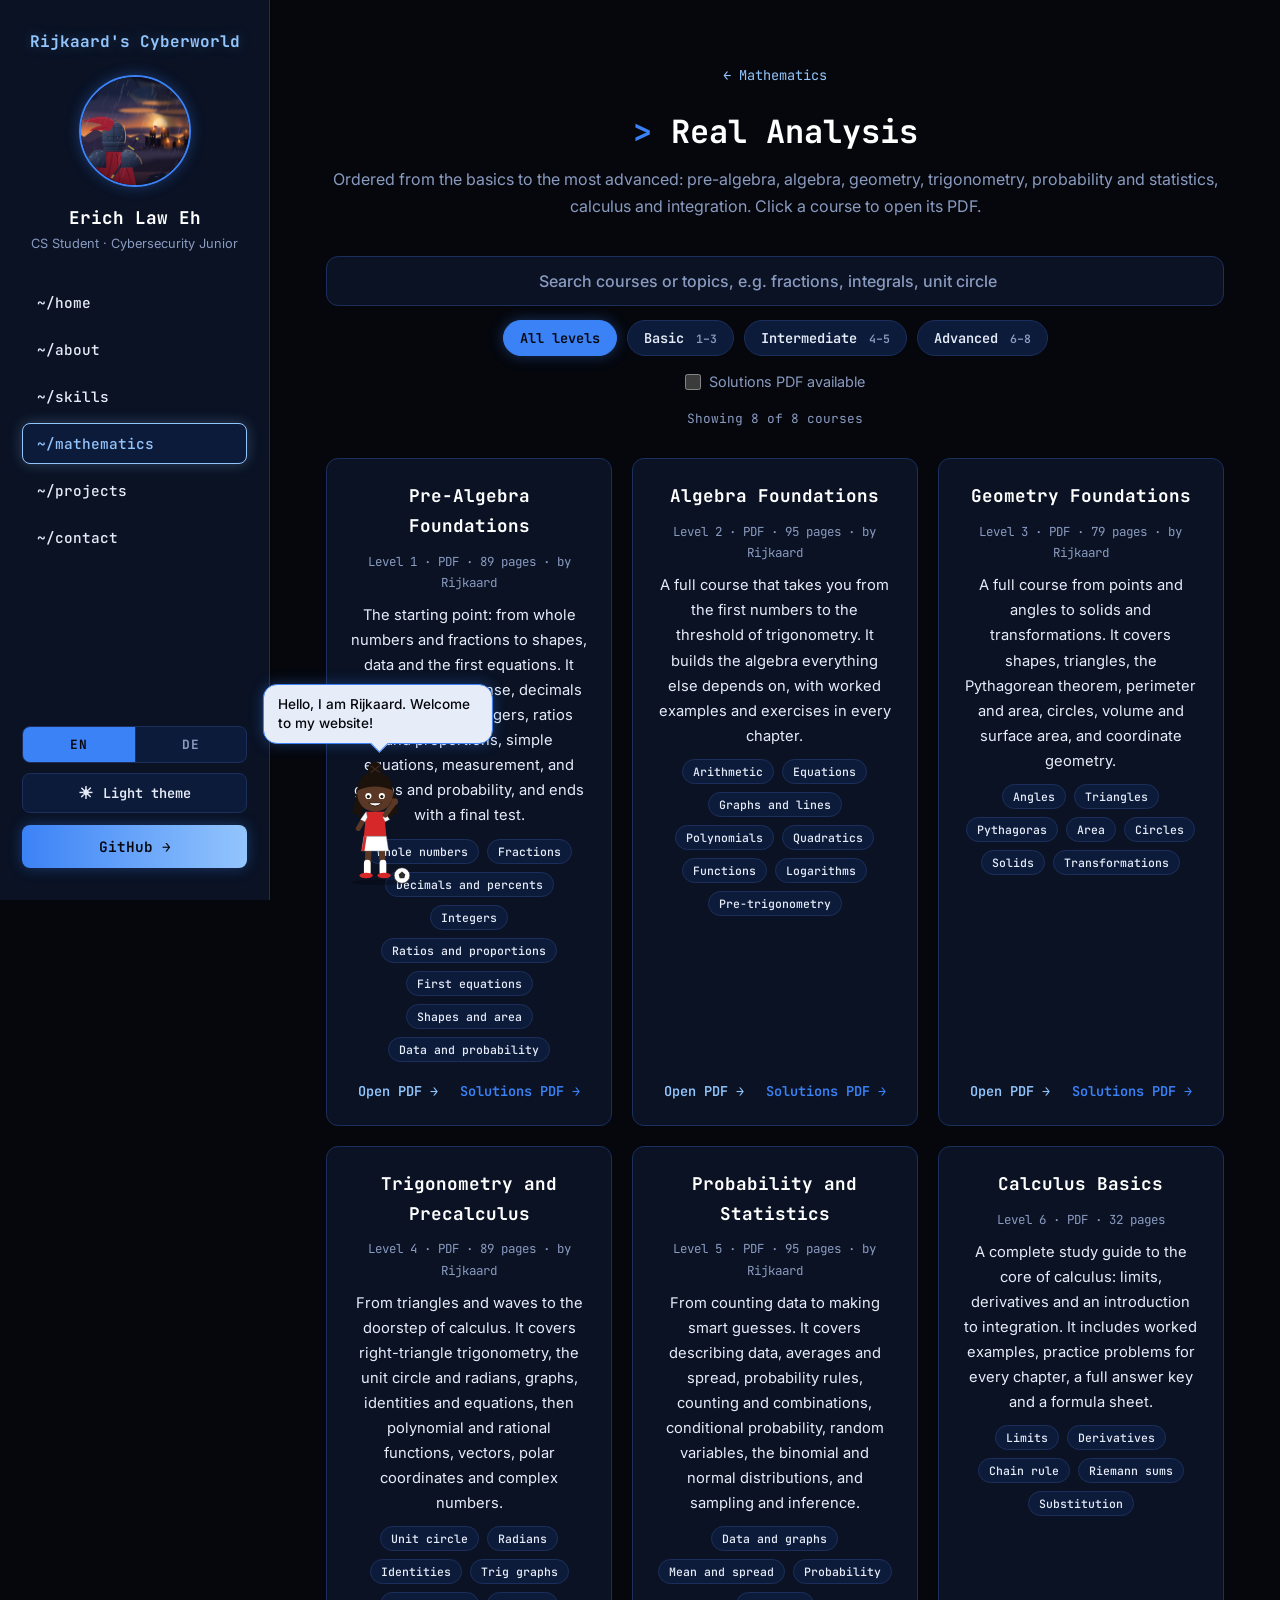
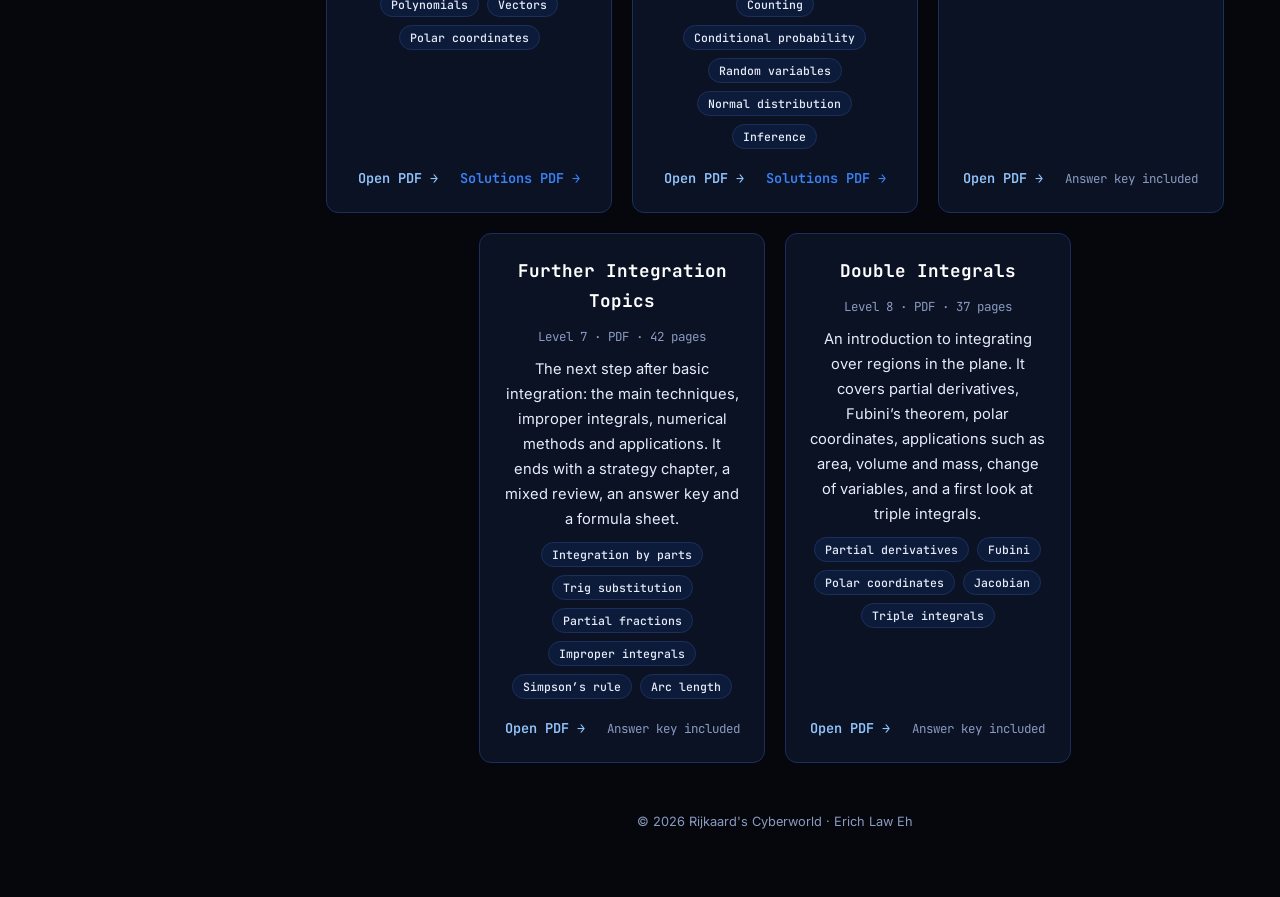
<file: real-analysis.html>
<!DOCTYPE html>
<html lang="en">
<head>
  <meta charset="UTF-8">
  <script>try{var t=localStorage.getItem("theme");if(t==="light"||t==="dark")document.documentElement.setAttribute("data-theme",t)}catch(e){}</script>
  <meta name="viewport" content="width=device-width, initial-scale=1">
  <title>Real Analysis | Rijkaard's Cyberworld</title>
  <meta name="description" content="Real Analysis courses and study guides by Erich Law Eh.">
  <link rel="canonical" href="https://rijkaard1.github.io/real-analysis.html">
  <meta property="og:type" content="website">
  <meta property="og:site_name" content="Rijkaard's Cyberworld">
  <meta property="og:title" content="Real Analysis | Rijkaard's Cyberworld">
  <meta property="og:description" content="Real Analysis courses and study guides by Erich Law Eh.">
  <meta property="og:url" content="https://rijkaard1.github.io/real-analysis.html">
  <meta property="og:image" content="https://rijkaard1.github.io/images/og-image.png">
  <meta property="og:image:width" content="1200">
  <meta property="og:image:height" content="630">
  <meta property="og:image:alt" content="Rijkaard's Cyberworld: an armored knight watching a burning castle at sunset">
  <meta name="twitter:card" content="summary_large_image">
  <meta name="theme-color" content="#05070d">
  <link rel="icon" href="images/favicon.png" type="image/png">
  <link rel="apple-touch-icon" href="images/apple-touch-icon.png">
  <link rel="preconnect" href="https://fonts.googleapis.com">
  <link rel="preconnect" href="https://fonts.gstatic.com" crossorigin>
  <link href="https://fonts.googleapis.com/css2?family=Inter:wght@400;500;600&family=JetBrains+Mono:wght@400;500;600;700&display=swap" rel="stylesheet">
  <link rel="stylesheet" href="css/style.css?v=21">
</head>
<body>
  <a class="skip-link" href="#main">Skip to content</a>
  <button class="menu-toggle" aria-label="Toggle menu">&#9776;</button>
  <aside class="sidebar">
    <a class="brand" href="index.html">Rijkaard's Cyberworld</a>
    <img class="avatar" src="images/profile.jpg" alt="Erich Law Eh: an armored knight seen from behind on a mountain summit, watching a burning castle at sunset in the rain" width="112" height="112">
    <h2 class="name">Erich Law Eh</h2>
    <p class="role">CS Student &middot; Cybersecurity Junior</p>
    <ul class="nav">
      <li><a href="index.html">~/home</a></li>
      <li><a href="about.html">~/about</a></li>
      <li><a href="skills.html">~/skills</a></li>
      <li><a href="mathematics.html" class="active">~/mathematics</a></li>
      <li><a href="projects.html">~/projects</a></li>
      <li><a href="contact.html">~/contact</a></li>
    </ul>
    <div class="lang-switch" role="group" aria-label="Language">
      <button type="button" class="lang-btn active" data-lang="en" data-no-i18n aria-pressed="true" title="English" lang="en">EN</button>
      <button type="button" class="lang-btn" data-lang="de" data-no-i18n aria-pressed="false" title="Deutsch" lang="de">DE</button>
    </div>
    <button type="button" class="theme-toggle" id="theme-toggle" data-no-i18n aria-label="Switch to light theme"><span class="ti" aria-hidden="true">&#9728;</span><span class="tl">Light theme</span></button>
    <a class="github-btn" href="https://github.com/Rijkaard1" target="_blank" rel="noopener noreferrer">GitHub &rarr;</a>
  </aside>

  <main id="main" tabindex="-1">
    <a class="back-link mono" href="mathematics.html">&larr; Mathematics</a>
    <h1 class="page-title"><span>&gt;</span> Real Analysis</h1>
    <p class="lead">Ordered from the basics to the most advanced: pre-algebra, algebra, geometry, trigonometry, probability and statistics, calculus and integration. Click a course to open its PDF.</p>

    <div class="course-tools">
      <label class="search-box">
        <span class="sr-only">Search courses</span>
        <input type="search" id="course-search" placeholder="Search courses or topics, e.g. fractions, integrals, unit circle" autocomplete="off">
      </label>
      <div class="chips" role="group" aria-label="Filter by level">
        <button type="button" class="chip active" data-band="all" aria-pressed="true"><span data-i18n="band.all">All levels</span></button>
        <button type="button" class="chip" data-band="basic" aria-pressed="false"><span data-i18n="band.basic">Basic</span> <small>1&ndash;3</small></button>
        <button type="button" class="chip" data-band="intermediate" aria-pressed="false"><span data-i18n="band.intermediate">Intermediate</span> <small>4&ndash;5</small></button>
        <button type="button" class="chip" data-band="advanced" aria-pressed="false"><span data-i18n="band.advanced">Advanced</span> <small>6&ndash;8</small></button>
      </div>
      <label class="check"><input type="checkbox" id="only-solutions"> Solutions PDF available</label>
      <p class="result-count mono" id="course-count" data-no-i18n aria-live="polite"></p>
    </div>

    <div class="course-grid" id="course-grid">
      <article class="card course-card" data-level="1" data-band="basic" data-solutions="yes">
        <h2>Pre-Algebra Foundations</h2>
        <p class="course-meta mono">Level 1 &middot; PDF &middot; 89 pages &middot; by Rijkaard</p>
        <p>The starting point: from whole numbers and fractions to shapes, data and the first equations. It covers number sense, decimals and percents, integers, ratios and proportions, simple equations, measurement, and graphs and probability, and ends with a final test.</p>
        <div class="tags"><span class="tag-item">Whole numbers</span><span class="tag-item">Fractions</span><span class="tag-item">Decimals and percents</span><span class="tag-item">Integers</span><span class="tag-item">Ratios and proportions</span><span class="tag-item">First equations</span><span class="tag-item">Shapes and area</span><span class="tag-item">Data and probability</span></div>
        <div class="course-links">
          <a class="open-link mono" href="files/mathematics/PreAlgebra_Foundations.pdf" target="_blank" rel="noopener noreferrer">Open PDF &rarr;</a>
          <a class="solutions-link mono" href="files/mathematics/PreAlgebra_Foundations_Solutions.pdf" target="_blank" rel="noopener noreferrer">Solutions PDF &rarr;</a>
        </div>
      </article>
      <article class="card course-card" data-level="2" data-band="basic" data-solutions="yes">
        <h2>Algebra Foundations</h2>
        <p class="course-meta mono">Level 2 &middot; PDF &middot; 95 pages &middot; by Rijkaard</p>
        <p>A full course that takes you from the first numbers to the threshold of trigonometry. It builds the algebra everything else depends on, with worked examples and exercises in every chapter.</p>
        <div class="tags"><span class="tag-item">Arithmetic</span><span class="tag-item">Equations</span><span class="tag-item">Graphs and lines</span><span class="tag-item">Polynomials</span><span class="tag-item">Quadratics</span><span class="tag-item">Functions</span><span class="tag-item">Logarithms</span><span class="tag-item">Pre-trigonometry</span></div>
        <div class="course-links">
          <a class="open-link mono" href="files/mathematics/Algebra_Foundations.pdf" target="_blank" rel="noopener noreferrer">Open PDF &rarr;</a>
          <a class="solutions-link mono" href="files/mathematics/Algebra_Foundations_Solutions.pdf" target="_blank" rel="noopener noreferrer">Solutions PDF &rarr;</a>
        </div>
      </article>
      <article class="card course-card" data-level="3" data-band="basic" data-solutions="yes">
        <h2>Geometry Foundations</h2>
        <p class="course-meta mono">Level 3 &middot; PDF &middot; 79 pages &middot; by Rijkaard</p>
        <p>A full course from points and angles to solids and transformations. It covers shapes, triangles, the Pythagorean theorem, perimeter and area, circles, volume and surface area, and coordinate geometry.</p>
        <div class="tags"><span class="tag-item">Angles</span><span class="tag-item">Triangles</span><span class="tag-item">Pythagoras</span><span class="tag-item">Area</span><span class="tag-item">Circles</span><span class="tag-item">Solids</span><span class="tag-item">Transformations</span></div>
        <div class="course-links">
          <a class="open-link mono" href="files/mathematics/Geometry_Foundations.pdf" target="_blank" rel="noopener noreferrer">Open PDF &rarr;</a>
          <a class="solutions-link mono" href="files/mathematics/Geometry_Foundations_Solutions.pdf" target="_blank" rel="noopener noreferrer">Solutions PDF &rarr;</a>
        </div>
      </article>
      <article class="card course-card" data-level="4" data-band="intermediate" data-solutions="yes">
        <h2>Trigonometry and Precalculus</h2>
        <p class="course-meta mono">Level 4 &middot; PDF &middot; 89 pages &middot; by Rijkaard</p>
        <p>From triangles and waves to the doorstep of calculus. It covers right-triangle trigonometry, the unit circle and radians, graphs, identities and equations, then polynomial and rational functions, vectors, polar coordinates and complex numbers.</p>
        <div class="tags"><span class="tag-item">Unit circle</span><span class="tag-item">Radians</span><span class="tag-item">Identities</span><span class="tag-item">Trig graphs</span><span class="tag-item">Polynomials</span><span class="tag-item">Vectors</span><span class="tag-item">Polar coordinates</span></div>
        <div class="course-links">
          <a class="open-link mono" href="files/mathematics/Trigonometry_Precalculus.pdf" target="_blank" rel="noopener noreferrer">Open PDF &rarr;</a>
          <a class="solutions-link mono" href="files/mathematics/Trigonometry_Precalculus_Solutions.pdf" target="_blank" rel="noopener noreferrer">Solutions PDF &rarr;</a>
        </div>
      </article>
      <article class="card course-card" data-level="5" data-band="intermediate" data-solutions="yes">
        <h2>Probability and Statistics</h2>
        <p class="course-meta mono">Level 5 &middot; PDF &middot; 95 pages &middot; by Rijkaard</p>
        <p>From counting data to making smart guesses. It covers describing data, averages and spread, probability rules, counting and combinations, conditional probability, random variables, the binomial and normal distributions, and sampling and inference.</p>
        <div class="tags"><span class="tag-item">Data and graphs</span><span class="tag-item">Mean and spread</span><span class="tag-item">Probability</span><span class="tag-item">Counting</span><span class="tag-item">Conditional probability</span><span class="tag-item">Random variables</span><span class="tag-item">Normal distribution</span><span class="tag-item">Inference</span></div>
        <div class="course-links">
          <a class="open-link mono" href="files/mathematics/Probability_Statistics.pdf" target="_blank" rel="noopener noreferrer">Open PDF &rarr;</a>
          <a class="solutions-link mono" href="files/mathematics/Probability_Statistics_Solutions.pdf" target="_blank" rel="noopener noreferrer">Solutions PDF &rarr;</a>
        </div>
      </article>
      <article class="card course-card" data-level="6" data-band="advanced" data-solutions="no">
        <h2>Calculus Basics</h2>
        <p class="course-meta mono">Level 6 &middot; PDF &middot; 32 pages</p>
        <p>A complete study guide to the core of calculus: limits, derivatives and an introduction to integration. It includes worked examples, practice problems for every chapter, a full answer key and a formula sheet.</p>
        <div class="tags"><span class="tag-item">Limits</span><span class="tag-item">Derivatives</span><span class="tag-item">Chain rule</span><span class="tag-item">Riemann sums</span><span class="tag-item">Substitution</span></div>
        <div class="course-links">
          <a class="open-link mono" href="files/mathematics/Calculus_Basics.pdf" target="_blank" rel="noopener noreferrer">Open PDF &rarr;</a>
          <span class="answer-note mono">Answer key included</span>
        </div>
      </article>
      <article class="card course-card" data-level="7" data-band="advanced" data-solutions="no">
        <h2>Further Integration Topics</h2>
        <p class="course-meta mono">Level 7 &middot; PDF &middot; 42 pages</p>
        <p>The next step after basic integration: the main techniques, improper integrals, numerical methods and applications. It ends with a strategy chapter, a mixed review, an answer key and a formula sheet.</p>
        <div class="tags"><span class="tag-item">Integration by parts</span><span class="tag-item">Trig substitution</span><span class="tag-item">Partial fractions</span><span class="tag-item">Improper integrals</span><span class="tag-item">Simpson&rsquo;s rule</span><span class="tag-item">Arc length</span></div>
        <div class="course-links">
          <a class="open-link mono" href="files/mathematics/Further_Integration_Topics_Study_Guide.pdf" target="_blank" rel="noopener noreferrer">Open PDF &rarr;</a>
          <span class="answer-note mono">Answer key included</span>
        </div>
      </article>
      <article class="card course-card" data-level="8" data-band="advanced" data-solutions="no">
        <h2>Double Integrals</h2>
        <p class="course-meta mono">Level 8 &middot; PDF &middot; 37 pages</p>
        <p>An introduction to integrating over regions in the plane. It covers partial derivatives, Fubini&rsquo;s theorem, polar coordinates, applications such as area, volume and mass, change of variables, and a first look at triple integrals.</p>
        <div class="tags"><span class="tag-item">Partial derivatives</span><span class="tag-item">Fubini</span><span class="tag-item">Polar coordinates</span><span class="tag-item">Jacobian</span><span class="tag-item">Triple integrals</span></div>
        <div class="course-links">
          <a class="open-link mono" href="files/mathematics/Double_Integrals.pdf" target="_blank" rel="noopener noreferrer">Open PDF &rarr;</a>
          <span class="answer-note mono">Answer key included</span>
        </div>
      </article>
    </div>
    <div class="no-results" id="no-results" hidden>
      <p>No courses match your search.</p>
      <button type="button" class="btn" id="reset-filters">Clear search and filters</button>
    </div>
    <footer>&copy; 2026 Rijkaard's Cyberworld &middot; Erich Law Eh</footer>
  </main>
  <script src="js/i18n.js?v=19"></script>
  <script src="js/main.js?v=18"></script>
  <script src="js/bot.js?v=4" defer></script>
</body>
</html>
</file>
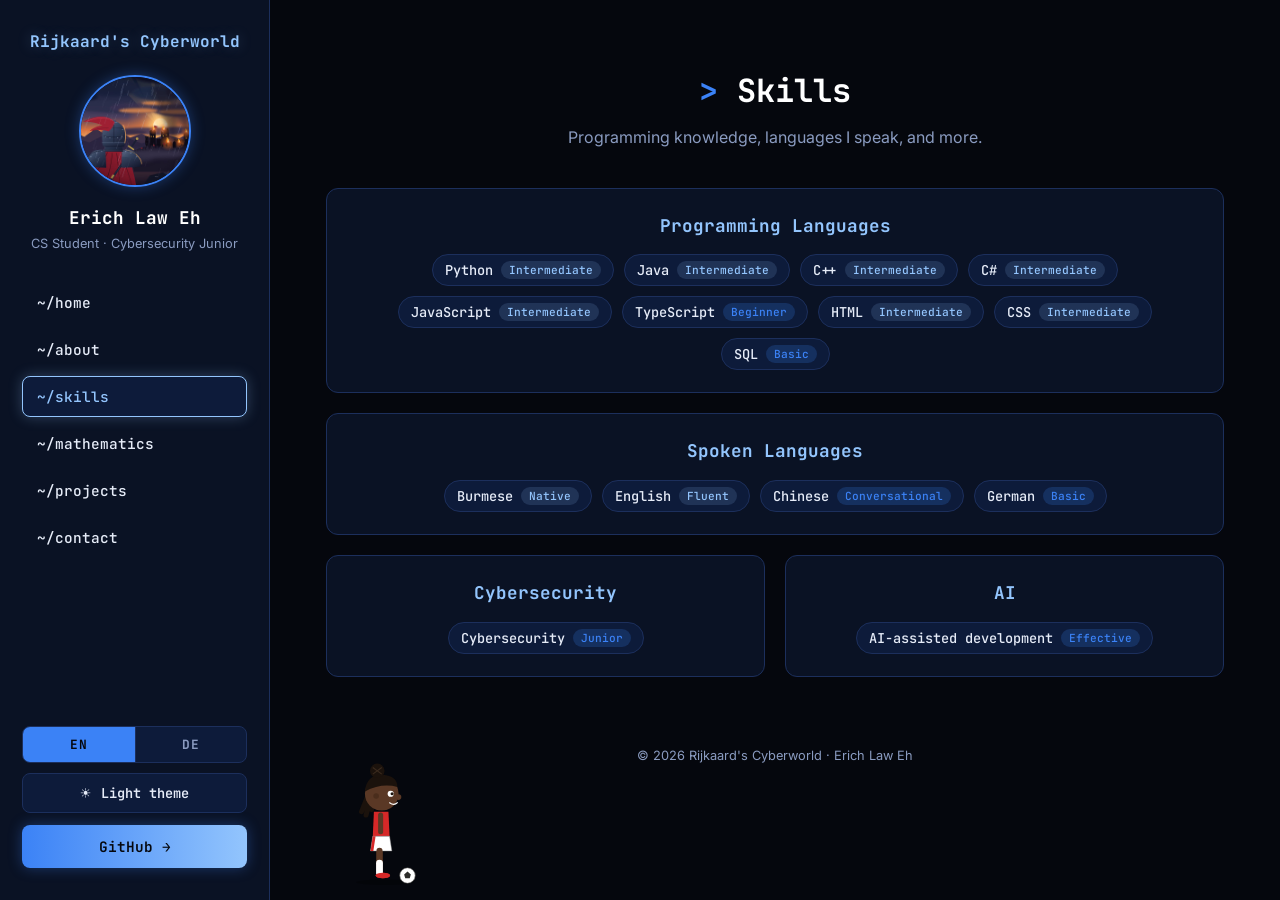
<file: skills.html>
<!DOCTYPE html>
<html lang="en">
<head>
  <meta charset="UTF-8">
  <script>try{var t=localStorage.getItem("theme");if(t==="light"||t==="dark")document.documentElement.setAttribute("data-theme",t)}catch(e){}</script>
  <meta name="viewport" content="width=device-width, initial-scale=1">
  <title>Skills | Rijkaard's Cyberworld</title>
  <meta name="description" content="Programming languages, spoken languages and skills of Erich Law Eh.">
  <link rel="canonical" href="https://rijkaard1.github.io/skills.html">
  <meta property="og:type" content="website">
  <meta property="og:site_name" content="Rijkaard's Cyberworld">
  <meta property="og:title" content="Skills | Rijkaard's Cyberworld">
  <meta property="og:description" content="Programming languages, spoken languages and skills of Erich Law Eh.">
  <meta property="og:url" content="https://rijkaard1.github.io/skills.html">
  <meta property="og:image" content="https://rijkaard1.github.io/images/og-image.png">
  <meta property="og:image:width" content="1200">
  <meta property="og:image:height" content="630">
  <meta property="og:image:alt" content="Rijkaard's Cyberworld: an armored knight watching a burning castle at sunset">
  <meta name="twitter:card" content="summary_large_image">
  <meta name="theme-color" content="#05070d">
  <link rel="icon" href="images/favicon.png" type="image/png">
  <link rel="apple-touch-icon" href="images/apple-touch-icon.png">
  <link rel="preconnect" href="https://fonts.googleapis.com">
  <link rel="preconnect" href="https://fonts.gstatic.com" crossorigin>
  <link href="https://fonts.googleapis.com/css2?family=Inter:wght@400;500;600&family=JetBrains+Mono:wght@400;500;600;700&display=swap" rel="stylesheet">
  <link rel="stylesheet" href="css/style.css?v=21">
</head>
<body>
  <a class="skip-link" href="#main">Skip to content</a>
  <button class="menu-toggle" aria-label="Toggle menu">&#9776;</button>
  <aside class="sidebar">
    <a class="brand" href="index.html">Rijkaard's Cyberworld</a>
    <img class="avatar" src="images/profile.jpg" alt="Erich Law Eh: an armored knight seen from behind on a mountain summit, watching a burning castle at sunset in the rain" width="112" height="112">
    <h2 class="name">Erich Law Eh</h2>
    <p class="role">CS Student &middot; Cybersecurity Junior</p>
    <ul class="nav">
      <li><a href="index.html">~/home</a></li>
      <li><a href="about.html">~/about</a></li>
      <li><a href="skills.html" class="active">~/skills</a></li>
      <li><a href="mathematics.html">~/mathematics</a></li>
      <li><a href="projects.html">~/projects</a></li>
      <li><a href="contact.html">~/contact</a></li>
    </ul>
    <div class="lang-switch" role="group" aria-label="Language">
      <button type="button" class="lang-btn active" data-lang="en" data-no-i18n aria-pressed="true" title="English" lang="en">EN</button>
      <button type="button" class="lang-btn" data-lang="de" data-no-i18n aria-pressed="false" title="Deutsch" lang="de">DE</button>
    </div>
    <button type="button" class="theme-toggle" id="theme-toggle" data-no-i18n aria-label="Switch to light theme"><span class="ti" aria-hidden="true">&#9728;</span><span class="tl">Light theme</span></button>
    <a class="github-btn" href="https://github.com/Rijkaard1" target="_blank" rel="noopener noreferrer">GitHub &rarr;</a>
  </aside>

  <main id="main" tabindex="-1">
    <h1 class="page-title"><span>&gt;</span> Skills</h1>
    <p class="lead">Programming knowledge, languages I speak, and more.</p>

    <div class="card">
      <h2>Programming Languages</h2>
      <div class="tags">
        <span class="tag-item">Python <span class="level intermediate">Intermediate</span></span>
        <span class="tag-item">Java <span class="level intermediate">Intermediate</span></span>
        <span class="tag-item">C++ <span class="level intermediate">Intermediate</span></span>
        <span class="tag-item">C# <span class="level intermediate">Intermediate</span></span>
        <span class="tag-item">JavaScript <span class="level intermediate">Intermediate</span></span>
        <span class="tag-item">TypeScript <span class="level beginner">Beginner</span></span>
        <span class="tag-item">HTML <span class="level intermediate">Intermediate</span></span>
        <span class="tag-item">CSS <span class="level intermediate">Intermediate</span></span>
        <span class="tag-item">SQL <span class="level basic">Basic</span></span>
      </div>
    </div>

    <div class="card">
      <h2>Spoken Languages</h2>
      <div class="tags">
        <span class="tag-item">Burmese <span class="level native">Native</span></span>
        <span class="tag-item">English <span class="level fluent">Fluent</span></span>
        <span class="tag-item">Chinese <span class="level conversational">Conversational</span></span>
        <span class="tag-item">German <span class="level basic">Basic</span></span>
      </div>
    </div>

    <div class="grid">
      <div class="card">
        <h2>Cybersecurity</h2>
        <span class="tag-item">Cybersecurity <span class="level junior">Junior</span></span>
      </div>
      <div class="card">
        <h2>AI</h2>
        <span class="tag-item">AI-assisted development <span class="level effective">Effective</span></span>
      </div>
    </div>
    <footer>&copy; 2026 Rijkaard's Cyberworld &middot; Erich Law Eh</footer>
  </main>
  <script src="js/i18n.js?v=19"></script>
  <script src="js/main.js?v=18"></script>
  <script src="js/bot.js?v=4" defer></script>
</body>
</html>
</file>
<file: css/style.css>
:root {
  --bg: #05070d;
  --panel: #0a1224;
  --panel-2: #0d1b3a;
  --border: #1c2f5c;
  --text: #e6ecf8;
  --muted: #8a9bc0;
  --purple: #3b82f6;
  --green: #93c5fd;
  --glow-purple: 0 0 14px rgba(59, 130, 246, 0.35);
  --glow-green: 0 0 14px rgba(147, 197, 253, 0.28);
  --heading: #ffffff;
  --on-accent: #05070d;
  --pill-a: rgba(147, 197, 253, 0.14);
  --pill-b: rgba(59, 130, 246, 0.2);
  --sidebar-w: 270px;
  color-scheme: dark;
}

/* Light theme (switched with the button in the sidebar) */
:root[data-theme="light"] {
  --bg: #f3f6fc;
  --panel: #ffffff;
  --panel-2: #e9f0fc;
  --border: #c9d8f2;
  --text: #1b2438;
  --muted: #55648a;
  --purple: #2563eb;
  --green: #1e40af;
  --glow-purple: 0 0 12px rgba(37, 99, 235, 0.2);
  --glow-green: 0 0 12px rgba(30, 64, 175, 0.16);
  --heading: #0a1630;
  --on-accent: #ffffff;
  --pill-a: rgba(30, 64, 175, 0.1);
  --pill-b: rgba(37, 99, 235, 0.12);
  color-scheme: light;
}

* { box-sizing: border-box; margin: 0; padding: 0; }

html { scroll-behavior: smooth; }

body {
  font-family: "Inter", system-ui, sans-serif;
  background: var(--bg);
  color: var(--text);
  line-height: 1.7;
  min-height: 100vh;
}

h1, h2, h3, .mono { font-family: "JetBrains Mono", monospace; }

a { color: var(--green); text-decoration: none; }
a:hover { text-decoration: underline; }

/* ---------- Sidebar ---------- */
.sidebar {
  position: fixed;
  inset: 0 auto 0 0;
  width: var(--sidebar-w);
  background: var(--panel);
  border-right: 1px solid var(--border);
  padding: 32px 22px;
  display: flex;
  flex-direction: column;
  align-items: center;
  z-index: 20;
  overflow-y: auto;
}

.avatar {
  width: 112px;
  height: 112px;
  border-radius: 50%;
  display: grid;
  place-items: center;
  font: 700 2rem "JetBrains Mono", monospace;
  color: var(--bg);
  background: linear-gradient(135deg, var(--purple), var(--green));
  box-shadow: var(--glow-purple);
  margin-bottom: 16px;
}

.sidebar .name { font-size: 1.1rem; color: var(--heading); text-align: center; }
.sidebar .role { font-size: 0.8rem; color: var(--muted); text-align: center; margin-bottom: 28px; }

.nav { list-style: none; width: 100%; display: grid; gap: 6px; }
.nav a {
  display: block;
  padding: 10px 14px;
  border-radius: 8px;
  color: var(--text);
  font: 500 0.9rem "JetBrains Mono", monospace;
  border: 1px solid transparent;
  transition: 0.2s;
}
.nav a:hover { background: var(--panel-2); text-decoration: none; border-color: var(--border); }
.nav a.active {
  color: var(--green);
  background: var(--panel-2);
  border-color: var(--green);
  box-shadow: var(--glow-green);
}

.github-btn {
  margin-top: auto;
  width: 100%;
  padding: 12px;
  text-align: center;
  font: 600 0.9rem "JetBrains Mono", monospace;
  color: var(--bg);
  background: linear-gradient(90deg, var(--purple), var(--green));
  border-radius: 8px;
  box-shadow: var(--glow-purple);
  transition: transform 0.2s;
}
.github-btn:hover { transform: translateY(-2px); text-decoration: none; }

.menu-toggle {
  display: none;
  position: fixed;
  top: 12px;
  left: 12px;
  z-index: 30;
  background: var(--panel);
  color: var(--green);
  border: 1px solid var(--green);
  border-radius: 8px;
  padding: 8px 12px;
  font: 600 1rem "JetBrains Mono", monospace;
  cursor: pointer;
}

/* ---------- Main ---------- */
main {
  margin-left: var(--sidebar-w);
  padding: 64px 56px;
  max-width: 1000px;
}

.page-title { font-size: 2rem; color: var(--heading); margin-bottom: 6px; }
.page-title span { color: var(--purple); }
.lead { color: var(--muted); margin-bottom: 36px; }

.hero h1 { font-size: 2.8rem; color: var(--heading); line-height: 1.2; margin: 10px 0 14px; }
.hero h1 .accent { color: var(--green); text-shadow: var(--glow-green); }
.hero .tag { color: var(--purple); font-family: "JetBrains Mono", monospace; }
.hero p { max-width: 600px; color: var(--text); margin-bottom: 28px; }

.btn-row { display: flex; gap: 14px; flex-wrap: wrap; }
.btn {
  display: inline-block;
  padding: 11px 22px;
  border-radius: 8px;
  font: 600 0.9rem "JetBrains Mono", monospace;
  border: 1px solid var(--purple);
  color: var(--purple);
  transition: 0.2s;
}
.btn:hover { background: var(--purple); color: var(--bg); text-decoration: none; box-shadow: var(--glow-purple); }
.btn.green { border-color: var(--green); color: var(--green); }
.btn.green:hover { background: var(--green); color: var(--bg); box-shadow: var(--glow-green); }

/* ---------- Cards ---------- */
.card {
  display: block;
  background: var(--panel);
  border: 1px solid var(--border);
  border-radius: 12px;
  padding: 22px 24px;
  margin-bottom: 20px;
}
.card h2 { font-size: 1.1rem; color: var(--green); margin-bottom: 14px; }
.card h3 { font-size: 1rem; color: var(--heading); }
.grid { display: grid; grid-template-columns: repeat(auto-fit, minmax(260px, 1fr)); gap: 20px; }

/* ---------- Timeline ---------- */
.timeline { list-style: none; border-left: 2px solid var(--purple); padding-left: 22px; margin-left: 6px; }
.timeline li { position: relative; margin-bottom: 22px; }
.timeline li::before {
  content: "";
  position: absolute;
  left: -30px;
  top: 7px;
  width: 12px;
  height: 12px;
  border-radius: 50%;
  background: var(--green);
  box-shadow: var(--glow-green);
}
.timeline .when { font: 500 0.8rem "JetBrains Mono", monospace; color: var(--purple); }
.timeline p { color: var(--muted); font-size: 0.92rem; }

/* ---------- Skill tags ---------- */
.tags { display: flex; flex-wrap: wrap; gap: 10px; }
.tag-item {
  display: inline-flex;
  align-items: center;
  gap: 8px;
  padding: 6px 12px;
  background: var(--panel-2);
  border: 1px solid var(--border);
  border-radius: 999px;
  font: 500 0.85rem "JetBrains Mono", monospace;
}
.level { font-size: 0.7rem; padding: 2px 8px; border-radius: 999px; }
.level.native, .level.fluent, .level.intermediate { background: var(--pill-a); color: var(--green); }
.level.beginner, .level.basic, .level.conversational, .level.junior, .level.effective { background: var(--pill-b); color: var(--purple); }

/* ---------- Projects ---------- */
.project-placeholder { border-style: dashed; text-align: center; color: var(--muted); }
.project-placeholder h3 { color: var(--purple); margin-bottom: 8px; }

.project .project-head { display: flex; gap: 18px; align-items: center; margin-bottom: 14px; }
.project .project-head img { width: 80px; height: 80px; border-radius: 12px; }
.project .meta { color: var(--muted); font-size: 0.78rem; }
.project > p { margin-bottom: 14px; }
.project .tags { margin-bottom: 18px; }
.credits { margin-bottom: 18px; padding: 14px 16px; border-left: 3px solid var(--purple); background: var(--panel-2); border-radius: 0 8px 8px 0; }
.credits h3, .credits h4 { color: var(--purple); font-size: 0.85rem; margin-bottom: 4px; }
.credits p { color: var(--muted); font-size: 0.88rem; margin-bottom: 6px; }
.credits ul { list-style: none; display: flex; flex-wrap: wrap; gap: 8px 22px; }
.credits li { color: var(--green); font: 500 0.88rem "JetBrains Mono", monospace; }
.shots { display: grid; grid-template-columns: repeat(auto-fit, minmax(220px, 1fr)); gap: 12px; margin-bottom: 20px; }
.shots img { width: 100%; border-radius: 8px; border: 1px solid var(--border); }
.btn-row { margin-top: 6px; }

footer { margin-top: 48px; color: var(--muted); font-size: 0.8rem; }

/* ---------- Responsive ---------- */
@media (max-width: 820px) {
  .sidebar { transform: translateX(-100%); transition: transform 0.25s; }
  .sidebar.open { transform: translateX(0); }
  .menu-toggle { display: block; }
  main { margin-left: 0; padding: 72px 22px 40px; }
  .hero h1 { font-size: 2rem; }
}

.brand {
  font: 700 1rem "JetBrains Mono", monospace;
  color: var(--green);
  text-shadow: var(--glow-green);
  text-align: center;
  margin-bottom: 22px;
  line-height: 1.3;
}
.brand:hover { text-decoration: none; }

/* ---------- Page transition: fade + slide up (0.4s) ---------- */
main { animation: page-in 0.4s ease-out both; }
main.leaving { animation: page-out 0.2s ease-in forwards; }
@keyframes page-in  { from { opacity: 0; transform: translateY(22px); } to { opacity: 1; transform: translateY(0); } }
@keyframes page-out { from { opacity: 1; transform: translateY(0); } to { opacity: 0; transform: translateY(-12px); } }

@media (prefers-reduced-motion: reduce) {
  main, main.leaving { animation: none; }
}

/* ---------- Screenshot gallery + lightbox ---------- */
.shot { padding: 0; border: 0; background: none; cursor: zoom-in; border-radius: 8px; line-height: 0; }
.shot img { transition: transform 0.2s, border-color 0.2s; }
.shot:hover img, .shot:focus-visible img { transform: scale(1.02); border-color: var(--green); }
.shot:focus-visible { outline: 2px solid var(--green); outline-offset: 2px; }

.lightbox { margin: auto; inset: 0; width: fit-content; height: fit-content; max-height: 94vh; border: 1px solid var(--purple); border-radius: 12px; background: var(--panel); padding: 0; max-width: min(96vw, 1200px); box-shadow: var(--glow-purple); overflow: visible; }
.lightbox::backdrop { background: rgba(5, 4, 10, 0.88); }
.lightbox img { display: block; width: 100%; max-height: 88vh; object-fit: contain; border-radius: 12px; }
.lightbox-close { position: absolute; top: -14px; right: -14px; width: 34px; height: 34px; border-radius: 50%; border: 1px solid var(--green); background: var(--panel); color: var(--green); font: 700 1.2rem "JetBrains Mono", monospace; cursor: pointer; line-height: 1; z-index: 2; }

/* Project version badge */
.version-line { display: flex; flex-wrap: wrap; align-items: center; gap: 8px 16px; margin: 0 0 14px; font-size: 0.8rem; color: var(--muted); }
.version-line .v-num { color: var(--green); border: 1px solid var(--green); border-radius: 999px; padding: 2px 12px; }
.version-line .v-date { color: var(--text); }
.shots.single { grid-template-columns: minmax(220px, 420px); }
.shots.single img { height: auto; }

/* ---------- Profile picture ---------- */
img.avatar { object-fit: cover; padding: 0; border: 2px solid var(--purple); }

/* ---------- Mathematics courses ---------- */
.course .course-meta { color: var(--muted); font-size: 0.85rem; margin-bottom: 14px; }
.course-empty { border-style: dashed; text-align: center; color: var(--muted); }
.course-empty h2 { color: var(--purple); }
.files { list-style: none; display: grid; gap: 10px; }
.files li { display: flex; align-items: center; justify-content: space-between; gap: 14px; flex-wrap: wrap; padding: 10px 14px; background: var(--panel-2); border: 1px solid var(--border); border-radius: 8px; }
.files .file-name { font: 500 0.9rem "JetBrains Mono", monospace; color: var(--text); }
.files .file-type { font: 600 0.7rem "JetBrains Mono", monospace; color: var(--purple); margin-right: 10px; }
.files a.btn { padding: 6px 14px; font-size: 0.8rem; }

/* ---------- Mathematics categories and course cards ---------- */
.category { margin-bottom: 40px; }
.category-title { font-size: 1.15rem; color: var(--green); margin-bottom: 18px; padding-bottom: 10px; border-bottom: 1px solid var(--border); }
.category-title span { color: var(--purple); margin-right: 8px; }
.course-grid { display: grid; grid-template-columns: repeat(auto-fit, minmax(300px, 1fr)); gap: 20px; }
.course-card { display: flex; flex-direction: column; gap: 10px; margin-bottom: 0; color: var(--text); transition: transform 0.2s, border-color 0.2s, box-shadow 0.2s; }
.course-card:hover, .course-card:focus-visible { text-decoration: none; transform: translateY(-3px); border-color: var(--green); box-shadow: var(--glow-green); outline: none; }
.course-card h2 { font-size: 1.1rem; color: var(--heading); }
.course-card .course-meta { color: var(--muted); font-size: 0.78rem; margin: 0; }
.course-card p { font-size: 0.92rem; }
.course-card .tags { gap: 8px; }
.course-card .tag-item { font-size: 0.72rem; padding: 4px 10px; }
.course-card .open-link { margin-top: auto; padding-top: 6px; color: var(--green); font-weight: 600; font-size: 0.85rem; }

/* ---------- Mathematics: two big cards + back link ---------- */
.big-cards { display: grid; grid-template-columns: repeat(auto-fit, minmax(320px, 1fr)); gap: 28px; margin-top: 8px; }
.big-card { display: flex; flex-direction: column; gap: 14px; min-height: 340px; padding: 36px 34px; margin-bottom: 0; color: var(--text); background: linear-gradient(160deg, var(--panel-2), var(--panel)); transition: transform 0.2s, border-color 0.2s, box-shadow 0.2s; }
.big-card:hover, .big-card:focus-visible { text-decoration: none; transform: translateY(-5px); border-color: var(--green); box-shadow: var(--glow-green); outline: none; }
.big-card .big-icon { display: grid; place-items: center; width: 72px; height: 72px; border-radius: 16px; font-size: 2.4rem; font-weight: 700; color: var(--bg); background: linear-gradient(135deg, var(--purple), var(--green)); box-shadow: var(--glow-purple); }
.big-card h2 { font-size: 1.7rem; color: var(--heading); margin: 4px 0 0; }
.big-card p { color: var(--text); }
.big-card .big-count { color: var(--muted); font-size: 0.85rem; margin-top: auto; }
.big-card .open-link { color: var(--green); font-weight: 600; font-size: 0.95rem; }
.back-link { display: inline-block; margin-bottom: 18px; font-size: 0.85rem; }

/* ---------- Course pages: use the full width, 3 cards per row ---------- */
main:has(.course-grid) { max-width: 1500px; }
.course-grid { grid-template-columns: repeat(3, minmax(0, 1fr)); }
@media (max-width: 1200px) { .course-grid { grid-template-columns: repeat(2, minmax(0, 1fr)); } }
@media (max-width: 760px)  { .course-grid { grid-template-columns: 1fr; } }

/* ---------- Mathematics page: bigger, centered branch cards ---------- */
main:has(.big-cards) { max-width: 1500px; }
.big-cards { max-width: 1160px; margin: 24px auto 0; gap: 36px; }
.big-card { min-height: 440px; padding: 48px 44px; align-items: center; text-align: center; justify-content: flex-start; gap: 18px; }
.big-card .big-icon { width: 96px; height: 96px; border-radius: 22px; font-size: 3.2rem; }
.big-card h2 { font-size: 2.1rem; }
.big-card p { font-size: 1.05rem; max-width: 440px; }
.big-card .big-count { font-size: 0.95rem; margin-top: auto; padding-top: 8px; }
.big-card .open-link { font-size: 1.05rem; }
@media (max-width: 760px) { .big-card { min-height: 0; padding: 32px 24px; } }

/* ---------- Projects page: wider, bigger, centered cards ---------- */
main:has(.project) { max-width: 1500px; }
.project { max-width: 1160px; margin: 0 auto 32px; padding: 40px 44px; text-align: center; }
.project .project-head { flex-direction: column; justify-content: center; gap: 14px; margin-bottom: 18px; }
.project .project-head img { width: 112px; height: 112px; border-radius: 20px; }
.project h2 { font-size: 1.9rem; color: var(--heading); }
.project .meta { font-size: 0.85rem; margin-top: 6px; }
.project > p { max-width: 820px; margin: 0 auto 18px; font-size: 1.05rem; }
.project .tags { justify-content: center; margin-bottom: 24px; }
.project .version-line { justify-content: center; margin-bottom: 18px; }
.project .credits { max-width: 760px; margin: 0 auto 26px; border-left: 0; border-top: 3px solid var(--purple); border-radius: 0 0 8px 8px; text-align: center; }
.project .credits ul { justify-content: center; }
.project .shots { justify-content: center; margin-bottom: 26px; }
.project .shots.single { grid-template-columns: minmax(220px, 560px); }
.project .btn-row { justify-content: center; margin-top: 10px; }
main:has(.project) > .btn-row { justify-content: center; max-width: 1160px; margin: 0 auto; }
main:has(.project) > footer { text-align: center; }
@media (max-width: 760px) { .project { padding: 28px 20px; } .project h2 { font-size: 1.5rem; } }

/* ---------- Every page except Home: centered layout ---------- */
main:not(:has(.hero)) { max-width: 1500px; }
main:not(:has(.hero)) .page-title,
main:not(:has(.hero)) .lead { text-align: center; }
main:not(:has(.hero)) .back-link { display: block; text-align: center; }
main:not(:has(.hero)) > footer { text-align: center; }
main:not(:has(.hero)) > .card:not(.project),
main:not(:has(.hero)) > .grid { max-width: 1000px; margin-left: auto; margin-right: auto; }
main:not(:has(.hero)) .card { text-align: center; }
main:not(:has(.hero)) .card .tags { justify-content: center; }
main:not(:has(.hero)) .card .btn { margin-left: auto; margin-right: auto; }
.card .tag-item { text-align: center; }

/* timeline: centered, dots stacked above each step */
.timeline { border-left: 0; padding-left: 0; margin: 0 auto; max-width: 640px; }
.timeline li { padding-bottom: 6px; margin-bottom: 18px; }
.timeline li::before { position: static; display: block; margin: 0 auto 10px; }
.timeline li:not(:last-child)::after { content: ""; display: block; width: 2px; height: 22px; margin: 14px auto 0; background: var(--purple); opacity: 0.7; }

/* ---------- Course grid: keep an incomplete last row centered ---------- */
.course-grid { display: flex; flex-wrap: wrap; justify-content: center; gap: 20px; }
.course-grid > .course-card { flex: 0 0 calc((100% - 40px) / 3); max-width: calc((100% - 40px) / 3); }
@media (max-width: 1200px) { .course-grid > .course-card { flex-basis: calc((100% - 20px) / 2); max-width: calc((100% - 20px) / 2); } }
@media (max-width: 760px)  { .course-grid > .course-card { flex-basis: 100%; max-width: 100%; } }

/* ---------- Home: highlights ---------- */
main:has(.hero) { max-width: 1200px; }
.highlights { margin-top: 56px; }
.section-label { font-size: 1rem; color: var(--green); margin: 0 0 16px; }
.section-label span { color: var(--purple); margin-right: 8px; }
.stats { display: grid; grid-template-columns: repeat(auto-fit, minmax(150px, 1fr)); gap: 16px; margin-bottom: 40px; }
.stat { background: var(--panel); border: 1px solid var(--border); border-radius: 12px; padding: 18px 20px; }
.stat strong { display: block; font: 700 2.2rem "JetBrains Mono", monospace; color: var(--green); line-height: 1.1; text-shadow: var(--glow-green); }
.stat span { color: var(--muted); font-size: 0.85rem; }
.feature-grid { display: grid; grid-template-columns: repeat(auto-fit, minmax(260px, 1fr)); gap: 20px; }
.feature { display: flex; flex-direction: column; gap: 10px; margin-bottom: 0; color: var(--text); transition: transform 0.2s, border-color 0.2s, box-shadow 0.2s; }
.feature:hover, .feature:focus-visible { text-decoration: none; transform: translateY(-3px); border-color: var(--green); box-shadow: var(--glow-green); outline: none; }
.feature img { width: 100%; border-radius: 8px; border: 1px solid var(--border); }
.feature h3 { font-size: 1.1rem; color: var(--heading); }
.feature p { font-size: 0.92rem; }
.feature .tags { gap: 8px; }
.feature .tag-item { font-size: 0.72rem; padding: 4px 10px; }
.feature .open-link { margin-top: auto; padding-top: 6px; color: var(--green); font-weight: 600; font-size: 0.85rem; }
.feature-icon { display: grid; place-items: center; width: 56px; height: 56px; border-radius: 14px; font-size: 1.5rem; font-weight: 700; color: var(--bg); background: linear-gradient(135deg, var(--purple), var(--green)); box-shadow: var(--glow-purple); }

/* ---------- Course cards: main PDF + solutions link ---------- */
.course-card { position: relative; cursor: pointer; }
.course-card .course-links { display: flex; flex-wrap: wrap; justify-content: center; align-items: center; gap: 8px 22px; margin-top: auto; padding-top: 8px; }
.course-card .open-link { margin-top: 0; padding-top: 0; text-decoration: none; }
.course-card .open-link::after { content: ""; position: absolute; inset: 0; border-radius: inherit; }   /* whole card opens the main PDF */
.course-card .solutions-link { position: relative; z-index: 2; color: var(--purple); font-weight: 600; font-size: 0.85rem; }
.course-card .solutions-link:hover { text-decoration: underline; color: var(--green); }
.course-card .answer-note { color: var(--muted); font-size: 0.78rem; }
.course-card:hover, .course-card:focus-within { transform: translateY(-3px); border-color: var(--green); box-shadow: var(--glow-green); }
.course-card .open-link:focus-visible::after { outline: 2px solid var(--green); outline-offset: 2px; }

/* ---------- Course search and filters ---------- */
.sr-only { position: absolute; width: 1px; height: 1px; overflow: hidden; clip: rect(0 0 0 0); white-space: nowrap; }
.course-tools { max-width: 900px; margin: 0 auto 28px; display: flex; flex-direction: column; align-items: center; gap: 14px; }
.search-box { width: 100%; }
.search-box input { width: 100%; padding: 14px 18px; border-radius: 12px; border: 1px solid var(--border); background: var(--panel); color: var(--text); font: 500 1rem "Inter", system-ui, sans-serif; text-align: center; transition: border-color 0.2s, box-shadow 0.2s; }
.search-box input::placeholder { color: var(--muted); }
.search-box input:focus { outline: none; border-color: var(--green); box-shadow: var(--glow-green); }
.chips { display: flex; flex-wrap: wrap; justify-content: center; gap: 10px; }
.chip { padding: 8px 16px; border-radius: 999px; border: 1px solid var(--border); background: var(--panel-2); color: var(--text); font: 600 0.85rem "JetBrains Mono", monospace; cursor: pointer; transition: 0.2s; }
.chip small { color: var(--muted); font-size: 0.72rem; margin-left: 4px; }
.chip:hover { border-color: var(--green); }
.chip.active { background: var(--purple); border-color: var(--purple); color: var(--on-accent); box-shadow: var(--glow-purple); }
.chip.active small { color: var(--on-accent); opacity: 0.8; }
.check { display: inline-flex; align-items: center; gap: 8px; color: var(--muted); font-size: 0.9rem; cursor: pointer; }
.check input { accent-color: var(--purple); width: 16px; height: 16px; }
.result-count { color: var(--muted); font-size: 0.8rem; margin: 0; }
.course-card[hidden] { display: none !important; }
.no-results { text-align: center; padding: 28px 0; color: var(--muted); }
.no-results p { margin-bottom: 14px; }
.no-results[hidden] { display: none; }


/* ---------- Dark / light theme switch ---------- */
body, .sidebar, .card, .stat, .chip, .tag-item, .search-box input { transition: background-color 0.25s, border-color 0.25s, color 0.25s; }
.theme-toggle { margin-top: auto; margin-bottom: 12px; width: 100%; display: flex; align-items: center; justify-content: center; gap: 10px; padding: 10px 12px; border-radius: 8px; border: 1px solid var(--border); background: var(--panel-2); color: var(--text); font: 600 0.85rem "JetBrains Mono", monospace; cursor: pointer; transition: border-color 0.2s, box-shadow 0.2s; }
.theme-toggle:hover, .theme-toggle:focus-visible { border-color: var(--green); box-shadow: var(--glow-green); outline: none; }
.theme-toggle .ti { font-size: 1.05rem; line-height: 1; }
.theme-toggle + .github-btn { margin-top: 0; }

/* ---------- English / Deutsch switch ---------- */
.lang-switch { margin-top: auto; margin-bottom: 10px; width: 100%; display: grid; grid-template-columns: 1fr 1fr; border: 1px solid var(--border); border-radius: 8px; overflow: hidden; background: var(--panel-2); }
.lang-btn { padding: 9px 0; border: 0; background: transparent; color: var(--muted); font: 700 0.8rem "JetBrains Mono", monospace; letter-spacing: 1px; cursor: pointer; transition: background-color 0.2s, color 0.2s; }
.lang-btn + .lang-btn { border-left: 1px solid var(--border); }
.lang-btn:hover { color: var(--text); }
.lang-btn.active { background: var(--purple); color: var(--on-accent); }
.lang-btn:focus-visible { outline: 2px solid var(--green); outline-offset: -2px; }
.lang-switch + .theme-toggle { margin-top: 0; }

/* ---------- 404 page ---------- */
.notfound { max-width: 700px; margin: 40px auto 0; text-align: center; }
.nf-code { font-size: clamp(5rem, 16vw, 9rem); font-weight: 700; line-height: 1; background: linear-gradient(135deg, var(--purple), var(--green)); -webkit-background-clip: text; background-clip: text; color: transparent; margin-bottom: 8px; }
.notfound .btn-row { justify-content: center; }

/* headings inside cards are h2 now */
.course-card h2 { margin: 0; }
.project h2 { margin: 0; }
.card.project h2 { color: var(--heading); }

/* skip link + keyboard focus */
.skip-link { position: fixed; top: 10px; left: 10px; z-index: 200; padding: 10px 16px; border-radius: 8px; background: var(--purple); color: var(--on-accent); font: 700 0.9rem "JetBrains Mono", monospace; transform: translateY(-200%); transition: transform 0.15s; }
.skip-link:focus { transform: translateY(0); text-decoration: none; }
main:focus { outline: none; }
a:focus-visible, button:focus-visible { outline: 2px solid var(--green); outline-offset: 3px; }

/* pictures keep their shape now that they carry width/height attributes */
.shots img, .feature img { height: auto; }
.card .credits h3 { color: var(--purple); font-size: 0.85rem; }

.project .note { color: var(--muted); font-size: 0.85rem; margin-top: 16px; margin-bottom: 0; }
</file>
